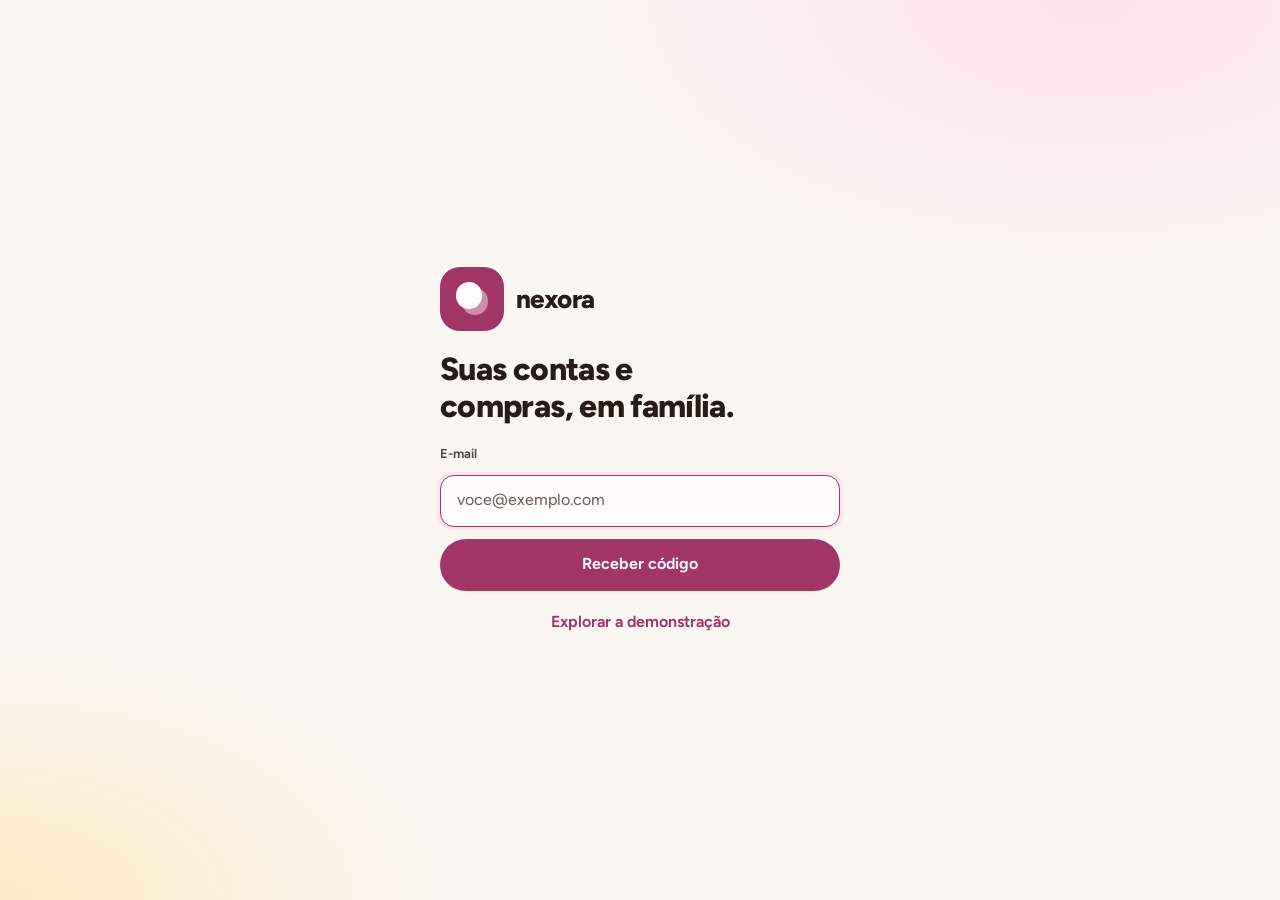
<file: index.html>
<!doctype html>
<html lang="pt-BR">
<head>
  <meta charset="utf-8">
  <meta name="viewport" content="width=device-width, initial-scale=1, viewport-fit=cover">
  <meta name="theme-color" content="#f8f4ef">
  <meta name="color-scheme" content="light dark">
  <title>Nexora</title>
  <meta name="description" content="Finanças da casa e compras em família.">
  <link rel="manifest" href="manifest.webmanifest">
  <link rel="icon" href="icons/icon.svg" type="image/svg+xml">
  <link rel="apple-touch-icon" href="icons/icon-192.png">
  <meta name="apple-mobile-web-app-capable" content="yes">
  <meta name="mobile-web-app-capable" content="yes">
  <meta name="apple-mobile-web-app-title" content="Nexora">
  <link rel="preconnect" href="https://fonts.googleapis.com">
  <link rel="preconnect" href="https://fonts.gstatic.com" crossorigin>
  <link rel="stylesheet" href="https://fonts.googleapis.com/css2?family=Figtree:wght@400;500;600;700;800&display=swap">
  <link rel="stylesheet" href="css/tokens.css">
  <link rel="stylesheet" href="css/base.css">
  <link rel="stylesheet" href="css/components.css">
  <link rel="stylesheet" href="css/telas.css">
  <script>(function(){try{var t=JSON.parse(localStorage.getItem('nx.tema')||'"auto"');var d=t==='escuro'||(t==='auto'&&matchMedia('(prefers-color-scheme: dark)').matches);document.documentElement.dataset.theme=d?'dark':'light';}catch(e){document.documentElement.dataset.theme='light';}})();</script>
  <script src="config.js"></script>
  <script type="module" src="js/app.js"></script>
</head>
<body>
  <a class="skip" href="#view">Pular para o conteúdo</a>
  <div id="root">
  <div id="auth" class="auth" hidden></div>
  <div id="app" class="app" hidden>
    <aside class="side" aria-label="Navegação principal">
      <div class="side-brand"><span class="logo" aria-hidden="true"><span class="logo-dot"></span></span><span class="side-name">nexora</span></div>
      <div id="side-space"></div>
      <nav id="side-nav" class="side-nav"></nav>
      <div id="side-foot" class="side-foot"></div>
    </aside>
    <div class="main">
      <header class="top" id="top">
        <button class="icon-btn top-back" id="top-back" type="button" aria-label="Voltar" hidden></button>
        <div class="top-titles"><h1 class="top-title" id="top-title">Nexora</h1><p class="top-sub" id="top-sub" hidden></p></div>
        <div class="top-actions" id="top-actions"></div>
        <div id="top-space"></div>
      </header>
      <div id="net" class="net" role="status" hidden></div>
      <div id="ptr" class="ptr" aria-hidden="true"><span class="ptr-spin"></span></div>
      <main id="view" class="view" tabindex="-1"></main>
    </div>
    <nav class="tabs" id="tabs" aria-label="Navegação"></nav>
    <button class="fab" id="fab" type="button" hidden></button>
  </div>
  </div>
  <div id="boot" class="boot" aria-busy="true" aria-label="Carregando">
    <span class="logo logo--lg" aria-hidden="true"><span class="logo-dot"></span></span>
  </div>
  <noscript><p class="noscript">Ative o JavaScript para usar o Nexora.</p></noscript>
  <div id="sheets"></div>
  <div id="toasts" class="toasts" aria-live="polite"></div>
</body>
</html>
</file>
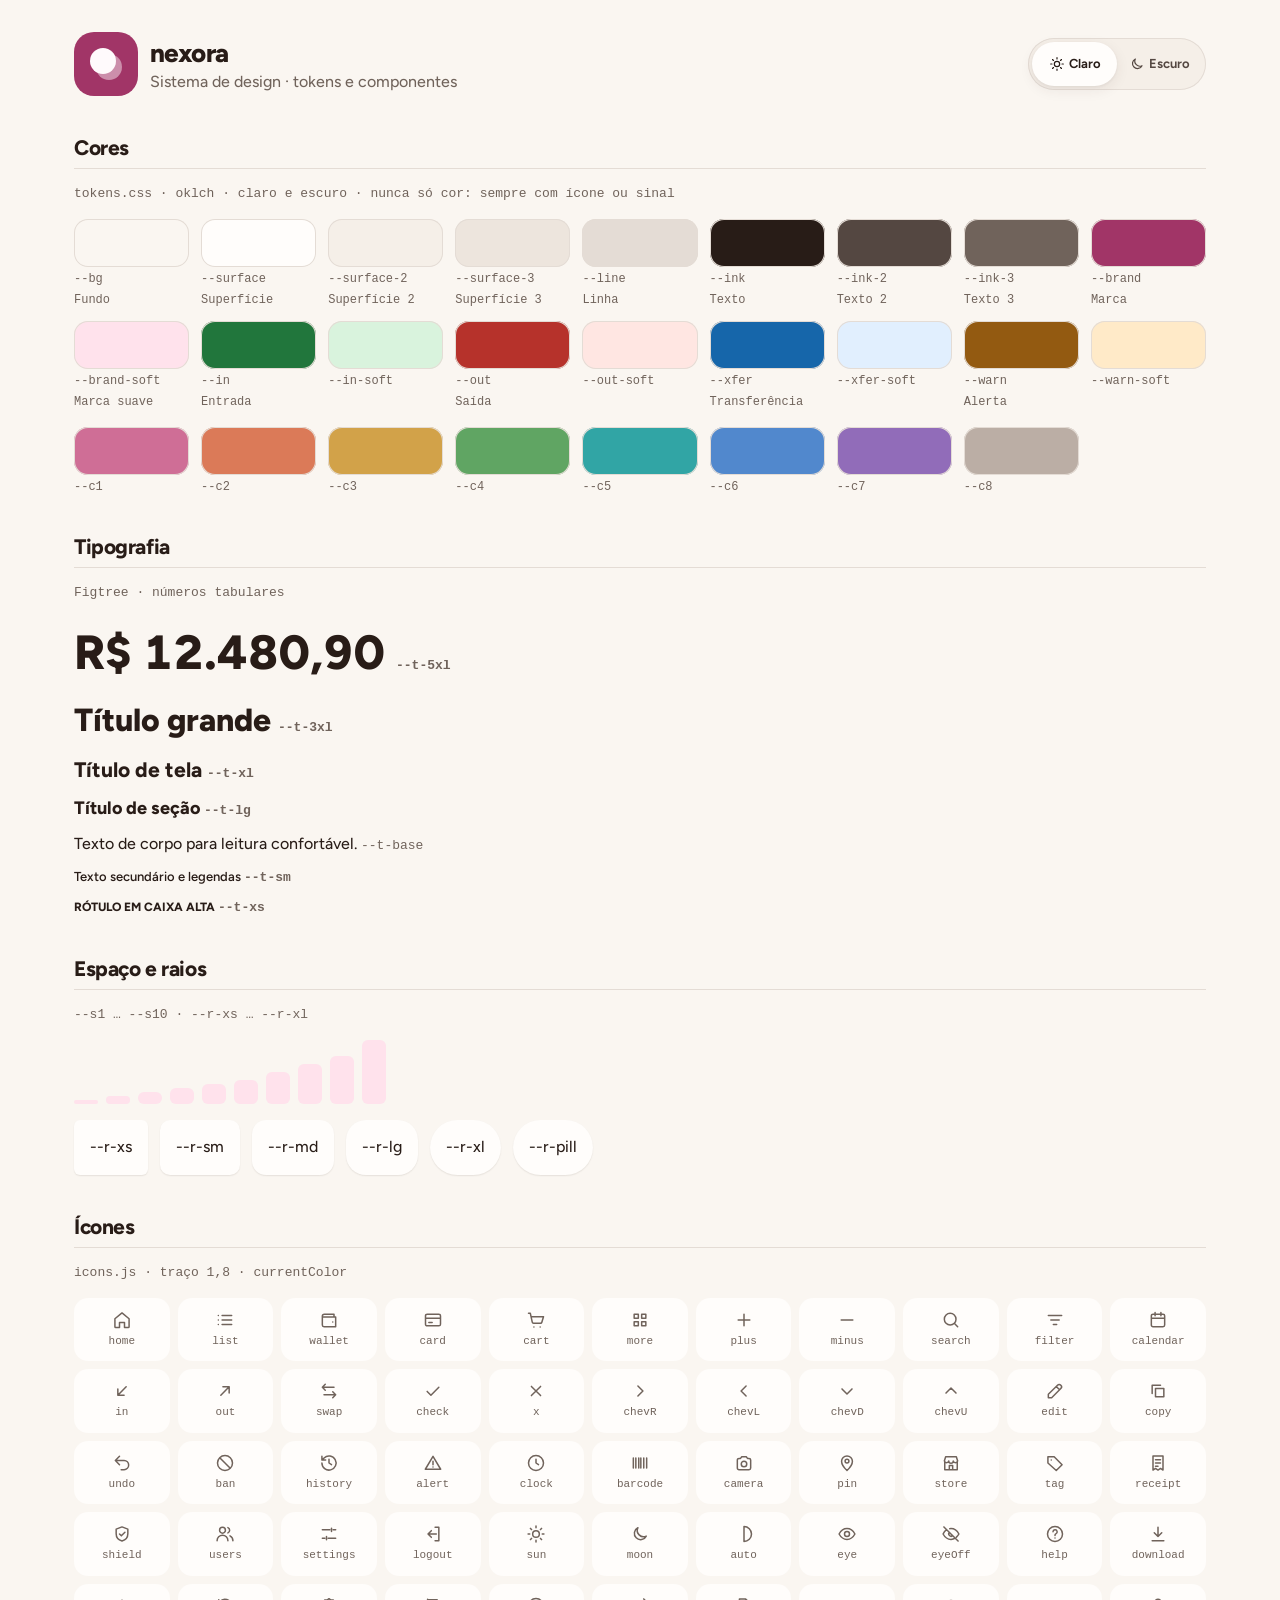
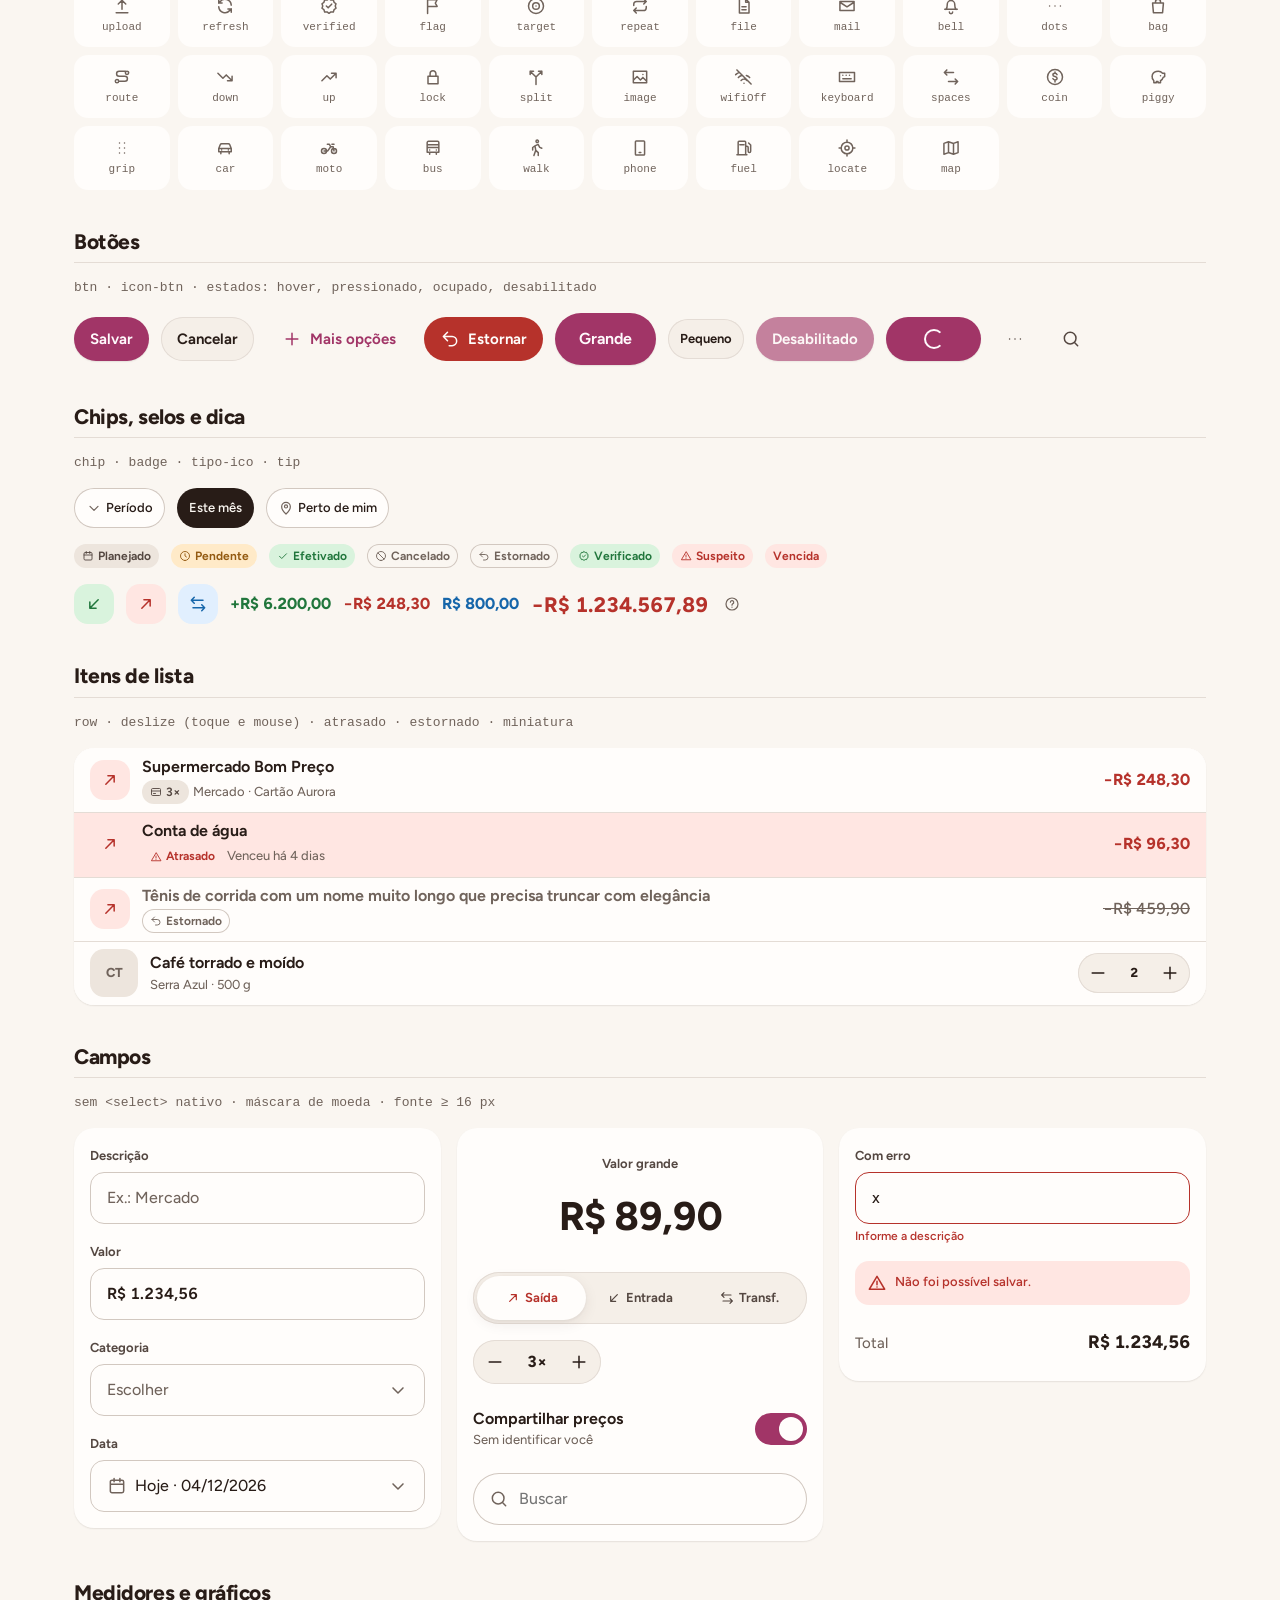
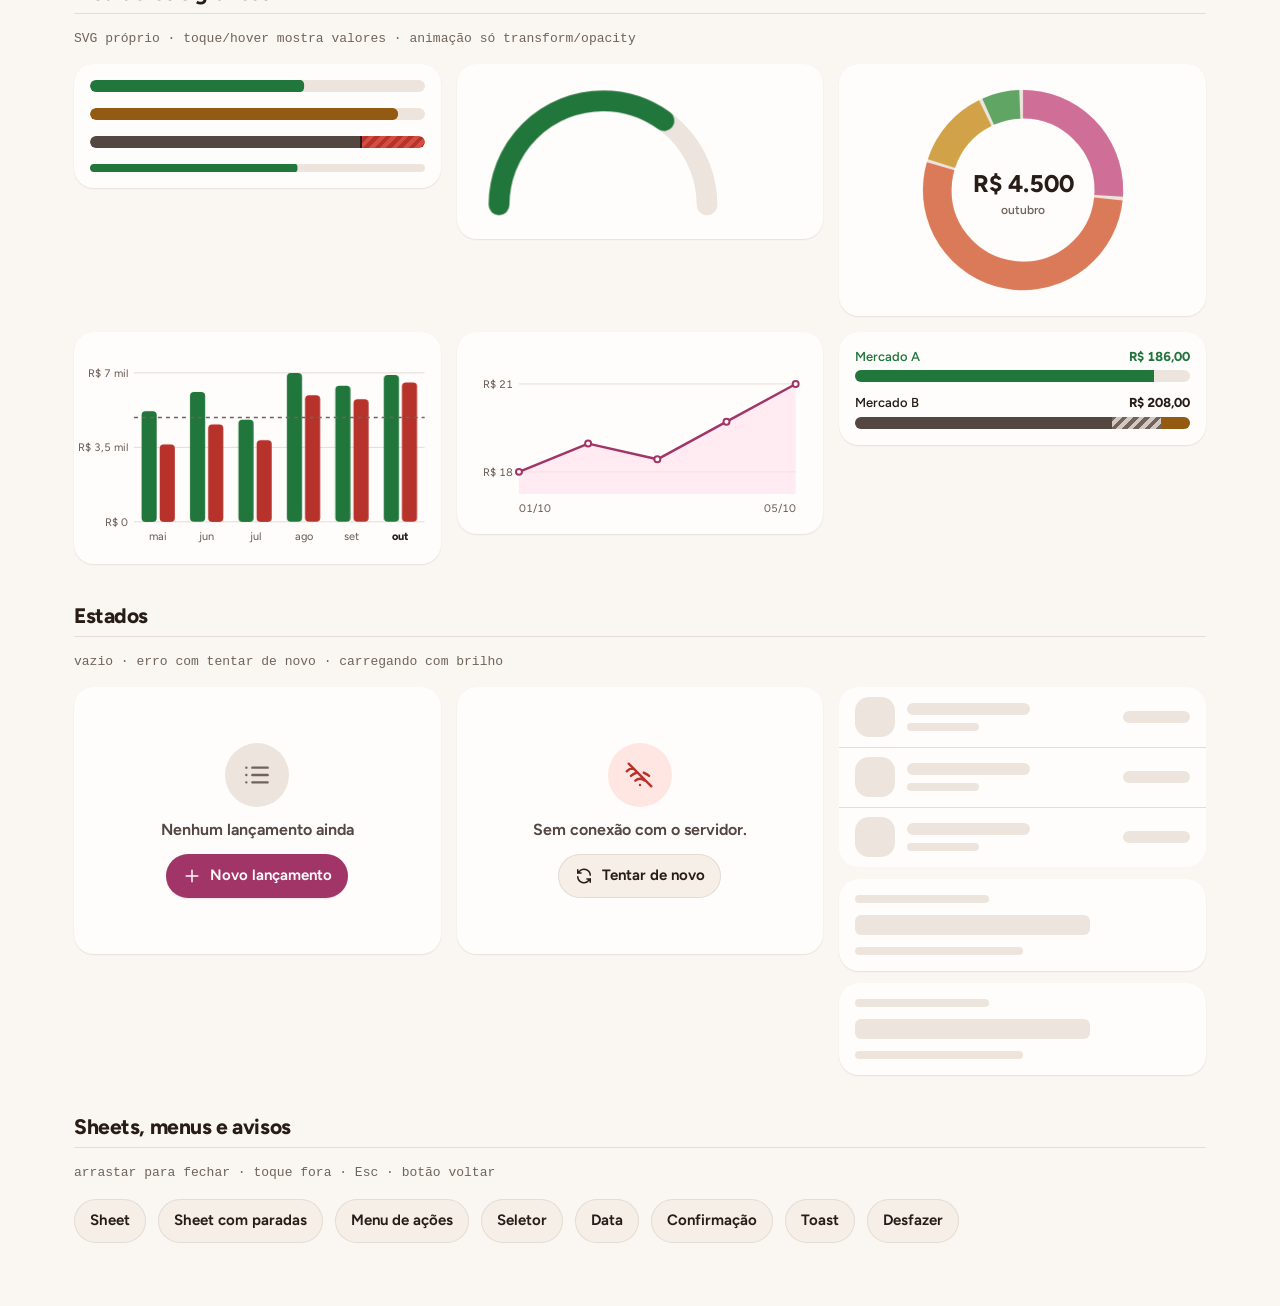
<file: design-system.html>
<!doctype html>
<html lang="pt-BR">
<head>
<meta charset="utf-8"><meta name="viewport" content="width=device-width, initial-scale=1, viewport-fit=cover">
<title>Nexora · Sistema de design</title>
<link rel="stylesheet" href="https://fonts.googleapis.com/css2?family=Figtree:wght@400;500;600;700;800&display=swap">
<link rel="stylesheet" href="css/tokens.css"><link rel="stylesheet" href="css/base.css"><link rel="stylesheet" href="css/components.css"><link rel="stylesheet" href="css/telas.css">
<script>document.documentElement.dataset.theme=matchMedia('(prefers-color-scheme: dark)').matches?'dark':'light'</script>
<style>
.ds{max-width:var(--content-max);margin:0 auto;padding:var(--s7) var(--gutter) var(--s10);display:flex;flex-direction:column;gap:var(--s8)}
.ds-head{display:flex;flex-wrap:wrap;gap:var(--s4);align-items:center;justify-content:space-between}
.ds-sec{display:flex;flex-direction:column;gap:var(--s4)}
.ds-h{font-size:var(--t-xl);font-weight:var(--w-b);padding-bottom:var(--s2);border-bottom:var(--bw) solid var(--line)}
.ds-sub{font-size:var(--t-sm);color:var(--ink-3);font-family:var(--font-mono)}
.ds-row{display:flex;flex-wrap:wrap;gap:var(--s3);align-items:center}
.ds-grid{display:grid;grid-template-columns:repeat(auto-fill,minmax(min(100%,280px),1fr));gap:var(--s4);align-items:start}
.ds-sw{display:flex;flex-direction:column;gap:var(--s1);font-size:var(--t-xs);color:var(--ink-3);font-family:var(--font-mono)}
.ds-sw i{height:var(--s9);border-radius:var(--r-md);background:var(--c);box-shadow:inset 0 0 0 var(--bw) var(--line)}
.ds-sws{display:grid;grid-template-columns:repeat(auto-fill,minmax(110px,1fr));gap:var(--s3)}
.ds-ico{display:grid;grid-template-columns:repeat(auto-fill,minmax(88px,1fr));gap:var(--s2)}
.ds-ico div{display:flex;flex-direction:column;align-items:center;gap:var(--s1);padding:var(--s3) var(--s1);border-radius:var(--r-md);background:var(--surface);font-size:var(--t-2xs);color:var(--ink-3);font-family:var(--font-mono)}
.ds-type>*{margin:0}
.ds-sp{display:flex;align-items:flex-end;gap:var(--s2)}
.ds-sp i{display:block;width:var(--s6);background:var(--brand-soft);border-radius:var(--r-xs);height:var(--h)}
</style>
</head>
<body>
<main class="ds" id="ds">
  <header class="ds-head"><div class="auth-brand"><span class="logo logo--lg"><span class="logo-dot"></span></span><div><span class="auth-name">nexora</span><p class="muted">Sistema de design · tokens e componentes</p></div></div><div id="theme"></div></header>
</main>
<div id="sheets"></div><div id="toasts" class="toasts" aria-live="polite"></div>
<script src="config.js"></script>
<script type="module">
import { h, money } from './js/util.js';
import { icon, ICONES } from './js/icons.js';
import * as C from './js/ui/components.js';
import { donut, monthBars, gauge, line, hbars, PALETA } from './js/ui/charts.js';
import { openSheet, openMenu, pick, pickDate, confirmSheet } from './js/ui/sheet.js';
import { toast, undoable } from './js/ui/toast.js';
import { swipeable } from './js/ui/gestures.js';
const ds = document.getElementById('ds');
const sec = (title, sub, ...kids) => ds.append(h('section', { class: 'ds-sec' }, h('h2', { class: 'ds-h' }, title), sub ? h('p', { class: 'ds-sub' }, sub) : null, ...kids));
document.getElementById('theme').append(C.segmented([{ value: 'light', label: 'Claro', icon: 'sun' }, { value: 'dark', label: 'Escuro', icon: 'moon' }], { value: document.documentElement.dataset.theme, aria: 'Tema', onChange: (v) => { document.documentElement.dataset.theme = v; } }));

const cores = [['bg','Fundo'],['surface','Superfície'],['surface-2','Superfície 2'],['surface-3','Superfície 3'],['line','Linha'],['ink','Texto'],['ink-2','Texto 2'],['ink-3','Texto 3'],['brand','Marca'],['brand-soft','Marca suave'],['in','Entrada'],['in-soft',''],['out','Saída'],['out-soft',''],['xfer','Transferência'],['xfer-soft',''],['warn','Alerta'],['warn-soft','']];
sec('Cores', 'tokens.css · oklch · claro e escuro · nunca só cor: sempre com ícone ou sinal',
  h('div', { class: 'ds-sws' }, cores.map(([n, l]) => h('div', { class: 'ds-sw' }, h('i', { style: { '--c': `var(--${n})` } }), '--' + n, l ? h('span', {}, l) : null))),
  h('div', { class: 'ds-sws' }, PALETA.map((c, i) => h('div', { class: 'ds-sw' }, h('i', { style: { '--c': c } }), '--c' + (i + 1)))));
sec('Tipografia', 'Figtree · números tabulares',
  h('div', { class: 'ds-type sec' }, ...[['--t-5xl', 'R$ 12.480,90', 'x'], ['--t-3xl', 'Título grande', 'x'], ['--t-xl', 'Título de tela', 'b'], ['--t-lg', 'Título de seção', 'b'], ['--t-base', 'Texto de corpo para leitura confortável.', 'r'], ['--t-sm', 'Texto secundário e legendas', 'm'], ['--t-xs', 'RÓTULO EM CAIXA ALTA', 'b']].map(([t, txt, w]) => h('p', { class: 'num', style: { 'font-size': `var(${t})`, 'font-weight': `var(--w-${w})` } }, txt, ' ', h('span', { class: 'ds-sub' }, t)))));
sec('Espaço e raios', '--s1 … --s10 · --r-xs … --r-xl', h('div', { class: 'ds-sp' }, [1,2,3,4,5,6,7,8,9,10].map((n) => h('i', { style: { '--h': `var(--s${n})` }, title: '--s' + n }))),
  h('div', { class: 'ds-row' }, ['xs','sm','md','lg','xl','pill'].map((r) => h('div', { class: 'card', style: { 'border-radius': `var(--r-${r})` } }, '--r-' + r))));
sec('Ícones', 'icons.js · traço 1,8 · currentColor', h('div', { class: 'ds-ico' }, ICONES.map((n) => h('div', {}, icon(n), n))));
sec('Botões', 'btn · icon-btn · estados: hover, pressionado, ocupado, desabilitado',
  h('div', { class: 'ds-row' }, C.btn('Salvar'), C.btn('Cancelar', { kind: 'secondary' }), C.btn('Mais opções', { kind: 'ghost', icon: 'plus' }), C.btn('Estornar', { kind: 'danger', icon: 'undo' }), C.btn('Grande', { size: 'lg' }), C.btn('Pequeno', { size: 'sm', kind: 'secondary' }), C.btn('Desabilitado', { disabled: true }),
    (() => { const b = C.btn('Enviando'); b.setAttribute('aria-busy', 'true'); return b; })(), C.iconBtn('dots', 'Opções'), C.iconBtn('search', 'Buscar')));
sec('Chips, selos e dica', 'chip · badge · tipo-ico · tip',
  h('div', { class: 'ds-row' }, C.chip('Período', { ic: 'chevD' }), C.chip('Este mês', { selected: true }), C.chip('Perto de mim', { ic: 'pin' })),
  h('div', { class: 'ds-row' }, ...Object.values(C.STATUS).map((s) => C.badge(s.label, s.tone, s.icon)), C.badge('Verificado', 'in', 'verified'), C.badge('Suspeito', 'out', 'alert'), C.badge('Vencida', 'out')),
  h('div', { class: 'ds-row' }, C.tipoIcon('ENTRADA'), C.tipoIcon('SAIDA'), C.tipoIcon('TRANSFERENCIA'), C.amount(6200, { tipo: 'ENTRADA' }), C.amount(248.3, { tipo: 'SAIDA' }), C.amount(800, { tipo: 'TRANSFERENCIA' }), C.amount(-1234567.89, { sign: true, cls: 'is-xl' }), C.tip('Dica curta: o único padrão de ajuda do app.')));
const rows = h('div', { class: 'list' },
  swipeable(C.row({ lead: C.tipoIcon('SAIDA'), title: 'Supermercado Bom Preço', sub: 'Mercado · Cartão Aurora', badges: [C.badge('3×', 'neutral', 'card')], trail: C.amount(248.3, { tipo: 'SAIDA' }), onClick: () => toast('Toque abre as opções') }), { right: { label: 'Duplicar', icon: 'copy', tone: 'xfer', run: () => toast('Duplicar') }, left: { label: 'Estornar', icon: 'undo', tone: 'out', run: () => toast('Estornar') } }),
  C.row({ cls: 'is-late', lead: C.tipoIcon('SAIDA'), title: 'Conta de água', badges: [C.badge('Atrasado', 'out', 'alert')], sub: 'Venceu há 4 dias', trail: C.amount(96.3, { tipo: 'SAIDA' }) }),
  C.row({ cls: 'is-dead', lead: C.tipoIcon('SAIDA'), title: 'Tênis de corrida com um nome muito longo que precisa truncar com elegância', badges: [C.statusBadge('ESTORNADO')], trail: C.amount(459.9, { tipo: 'SAIDA', strike: true }) }),
  C.row({ lead: C.thumb({ nome: 'Café torrado' }), title: 'Café torrado e moído', sub: 'Serra Azul · 500 g', trail: C.stepper({ value: 2, small: true }) }));
sec('Itens de lista', 'row · deslize (toque e mouse) · atrasado · estornado · miniatura', rows);
const st = h('div', { class: 'ds-grid' },
  C.card('sec-card', C.textField('Descrição', { placeholder: 'Ex.: Mercado' }), C.moneyField('Valor', { value: 1234.56 }), C.pickField('Categoria', { items: [{ value: 1, label: 'Mercado', icon: 'tag' }, { value: 2, label: 'Restaurantes', icon: 'tag' }], placeholder: 'Escolher' }), C.dateField('Data')),
  C.card('sec-card', C.moneyField('Valor grande', { big: true, value: 89.9 }), C.segmented([{ value: 'SAIDA', label: 'Saída', icon: 'out', tone: 'out' }, { value: 'ENTRADA', label: 'Entrada', icon: 'in', tone: 'in' }, { value: 'TRANSFERENCIA', label: 'Transf.', icon: 'swap', tone: 'xfer' }], { value: 'SAIDA', cls: 'seg--tipo', aria: 'Tipo' }),
    C.stepper({ value: 3, format: (v) => v + '×' }), C.toggle('Compartilhar preços', { checked: true, sub: 'Sem identificar você' }), C.searchBox({ placeholder: 'Buscar', onSearch: () => {} })),
  C.card('sec-card', (() => { const f = C.textField('Com erro', { value: 'x' }); f.setError('Informe a descrição'); return f; })(), (() => { const e = C.formError(); e.show('Não foi possível salvar.'); return e; })(), C.kv('Total', money(1234.56), 'is-total')));
sec('Campos', 'sem <select> nativo · máscara de moeda · fonte ≥ 16 px', st);
sec('Medidores e gráficos', 'SVG próprio · toque/hover mostra valores · animação só transform/opacity',
  h('div', { class: 'ds-grid' },
    C.card('sec-card', C.progress(1000, 640), C.progress(1000, 920), C.progress(1000, 1240), h('div', { class: 'ccard-limit' }, h('div', { class: 'meter-line', style: { '--p': '.62' } }))),
    C.card('sec-card', gauge({ limite: 6000, usado: 4200 })),
    C.card('sec-card', donut([{ label: 'Mercado', value: 1200 }, { label: 'Moradia', value: 2400 }, { label: 'Transporte', value: 600 }, { label: 'Lazer', value: 300 }].map((d, i) => ({ ...d, color: PALETA[i] })), { center: 'R$ 4.500', centerSub: 'outubro' })),
    C.card('sec-card', monthBars([5200, 6100, 4800, 7000, 6400, 6900].map((r, i) => ({ receitas: r, despesas: r * (0.7 + i * 0.05), resultado: r * 0.2 })), { media: 4900, labels: ['mai', 'jun', 'jul', 'ago', 'set', 'out'] })),
    C.card('sec-card', line([18, 18.9, 18.4, 19.6, 20.8].map((y, i) => ({ y, label: `0${i + 1}/10` })))),
    C.card('sec-card', hbars([{ label: 'Mercado A', best: true, parts: [{ label: 'Compras', value: 180 }, { label: 'Deslocamento', value: 6, cls: 'is-desl' }] }, { label: 'Mercado B', parts: [{ label: 'Compras', value: 160 }, { label: 'Estimado', value: 30, cls: 'is-est' }, { label: 'Deslocamento', value: 18, cls: 'is-desl' }] }]))));
sec('Estados', 'vazio · erro com tentar de novo · carregando com brilho',
  h('div', { class: 'ds-grid' }, C.card('', C.empty({ ic: 'list', title: 'Nenhum lançamento ainda', action: C.btn('Novo lançamento', { icon: 'plus' }) })), C.card('', C.errorState('Sem conexão com o servidor.', () => toast('Tentando de novo'))), h('div', { class: 'sec' }, C.skelRows(3), C.skelCards(2))));
sec('Sheets, menus e avisos', 'arrastar para fechar · toque fora · Esc · botão voltar',
  h('div', { class: 'ds-row' },
    C.btn('Sheet', { kind: 'secondary', onClick: () => openSheet({ title: 'Sheet', content: h('p', {}, 'Arraste para baixo para fechar.'), footer: C.btn('Ok', { full: true }) }) }),
    C.btn('Sheet com paradas', { kind: 'secondary', onClick: () => openSheet({ title: 'Detalhe', snap: true, size: 'full', content: C.skelRows(12) }) }),
    C.btn('Menu de ações', { kind: 'secondary', onClick: () => openMenu({ title: 'Supermercado', items: [{ icon: 'check', label: 'Efetivar' }, { icon: 'edit', label: 'Editar' }, { icon: 'history', label: 'Histórico' }, { icon: 'undo', label: 'Estornar', tone: 'out' }] }) }),
    C.btn('Seletor', { kind: 'secondary', onClick: () => pick({ title: 'Categoria', items: Array.from({ length: 14 }, (_, i) => ({ value: i, label: 'Categoria ' + (i + 1), group: i < 7 ? 'Despesas' : 'Receitas', icon: 'tag' })) }) }),
    C.btn('Data', { kind: 'secondary', onClick: () => pickDate({}) }),
    C.btn('Confirmação', { kind: 'secondary', onClick: () => confirmSheet({ title: 'Pagar R$ 789,82?', confirm: 'Pagar' }) }),
    C.btn('Toast', { kind: 'secondary', onClick: () => toast('Lançamento salvo.', { tone: 'success' }) }),
    C.btn('Desfazer', { kind: 'secondary', onClick: () => undoable('Será cancelado', async () => toast('Cancelado.')) })));
</script>
</body></html>
</file>
<file: css/tokens.css>
/* Nexora — tokens de design. Todo valor visual do app vem daqui. */
:root {
  /* tipografia */
  --font: "Figtree", ui-sans-serif, system-ui, -apple-system, "Segoe UI", Roboto, sans-serif;
  --font-mono: ui-monospace, "SF Mono", Menlo, Consolas, monospace;
  --t-2xs: 0.6875rem; --t-xs: 0.75rem; --t-sm: 0.8125rem; --t-md: 0.9375rem; --t-base: 1rem; --t-lg: 1.125rem;
  --t-xl: 1.3125rem; --t-2xl: 1.625rem; --t-3xl: 2rem; --t-4xl: 2.5rem; --t-5xl: 3rem;
  --w-r: 450; --w-m: 550; --w-s: 650; --w-b: 750; --w-x: 800;
  --lh-tight: 1.15; --lh: 1.4; --lh-loose: 1.55;
  --track-tight: -0.02em; --track-wide: 0.06em;

  /* espaço */
  --s0: 2px; --s1: 4px; --s2: 8px; --s3: 12px; --s4: 16px; --s5: 20px; --s6: 24px; --s7: 32px; --s8: 40px; --s9: 48px; --s10: 64px;
  --gutter: var(--s4);
  --bw: 1px; --bw-2: 2px; --focus-w: 3px;

  /* raios */
  --r-xs: 6px; --r-sm: 10px; --r-md: 14px; --r-lg: 20px; --r-xl: 28px; --r-pill: 999px;

  /* medidas */
  --tap: 44px; --tap-lg: 52px; --ico: 20px; --ico-sm: 16px; --ico-lg: 24px;
  --top-h: 56px; --tabbar-h: 62px; --side-w: 252px; --rail-w: 80px; --content-max: 1180px; --sheet-max: 640px; --form-max: 560px;
  --avatar: 36px; --thumb: 48px; --thumb-lg: 96px; --fab: 58px;
  --safe-t: env(safe-area-inset-top, 0px); --safe-b: env(safe-area-inset-bottom, 0px);
  --safe-l: env(safe-area-inset-left, 0px); --safe-r: env(safe-area-inset-right, 0px);

  /* movimento */
  --d-1: 120ms; --d-2: 200ms; --d-3: 320ms; --d-4: 480ms; --d-5: 900ms;
  --ease: cubic-bezier(.2, .8, .2, 1); --ease-out: cubic-bezier(.16, 1, .3, 1); --ease-spring: cubic-bezier(.34, 1.45, .64, 1); --ease-in: cubic-bezier(.5, 0, .75, 0);
  --lift: translateY(10px); --press: scale(.97);

  /* camadas */
  --z-top: 20; --z-nav: 30; --z-fab: 35; --z-ptr: 25; --z-sheet: 50; --z-toast: 70; --z-tip: 80;

  /* opacidades */
  --o-dim: .38; --o-muted: .6; --o-scrim: .48;

  /* cores — tema claro (quente, papel) */
  --bg: oklch(0.975 0.008 70);
  --surface: oklch(0.995 0.004 70);
  --surface-2: oklch(0.955 0.011 68);
  --surface-3: oklch(0.925 0.014 66);
  --line: oklch(0.9 0.013 65);
  --line-2: oklch(0.84 0.016 62);
  --ink: oklch(0.24 0.02 45);
  --ink-2: oklch(0.41 0.02 50);
  --ink-3: oklch(0.51 0.02 55);
  --scrim: oklch(0.2 0.02 45);
  --brand: oklch(0.5 0.15 355);
  --brand-strong: oklch(0.43 0.15 355);
  --brand-ink: oklch(0.99 0.005 355);
  --brand-soft: oklch(0.94 0.035 355);
  --in: oklch(0.5 0.12 150);       --in-soft: oklch(0.94 0.04 150);
  --out: oklch(0.52 0.17 28);      --out-soft: oklch(0.945 0.03 28);
  --xfer: oklch(0.5 0.13 250);     --xfer-soft: oklch(0.945 0.025 250);
  --warn: oklch(0.52 0.11 65);     --warn-soft: oklch(0.945 0.05 80);
  --focus: oklch(0.55 0.17 355);
  --c1: oklch(0.66 0.13 355); --c2: oklch(0.68 0.13 40); --c3: oklch(0.74 0.12 80); --c4: oklch(0.66 0.12 145);
  --c5: oklch(0.66 0.1 195); --c6: oklch(0.62 0.12 255); --c7: oklch(0.6 0.12 305); --c8: oklch(0.76 0.02 60);
  --card-1: oklch(0.36 0.06 355); --card-2: oklch(0.28 0.05 25);
  --sh-1: 0 1px 2px oklch(0.3 0.03 50 / .06), 0 1px 1px oklch(0.3 0.03 50 / .04);
  --sh-2: 0 4px 14px oklch(0.3 0.03 50 / .08), 0 1px 3px oklch(0.3 0.03 50 / .06);
  --sh-3: 0 -8px 40px oklch(0.25 0.03 50 / .16), 0 -1px 4px oklch(0.25 0.03 50 / .06);
  --sh-fab: 0 8px 22px oklch(0.45 0.15 355 / .35), 0 2px 6px oklch(0.3 0.03 50 / .15);
  --shimmer: oklch(1 0 0 / .65);
  color-scheme: light;
}
:root[data-theme="dark"] {
  --bg: oklch(0.2 0.012 50);
  --surface: oklch(0.235 0.013 50);
  --surface-2: oklch(0.27 0.014 50);
  --surface-3: oklch(0.31 0.015 50);
  --line: oklch(0.33 0.014 50);
  --line-2: oklch(0.41 0.016 50);
  --ink: oklch(0.95 0.01 70);
  --ink-2: oklch(0.82 0.012 65);
  --ink-3: oklch(0.72 0.014 60);
  --scrim: oklch(0.08 0.01 50);
  --brand: oklch(0.76 0.13 355);
  --brand-strong: oklch(0.82 0.11 355);
  --brand-ink: oklch(0.2 0.04 355);
  --brand-soft: oklch(0.32 0.06 355);
  --in: oklch(0.79 0.14 150);      --in-soft: oklch(0.3 0.05 150);
  --out: oklch(0.76 0.14 28);      --out-soft: oklch(0.31 0.06 28);
  --xfer: oklch(0.78 0.11 250);    --xfer-soft: oklch(0.3 0.05 250);
  --warn: oklch(0.83 0.12 80);     --warn-soft: oklch(0.32 0.05 80);
  --focus: oklch(0.8 0.13 355);
  --c1: oklch(0.72 0.13 355); --c2: oklch(0.74 0.12 40); --c3: oklch(0.8 0.11 85); --c4: oklch(0.74 0.12 145);
  --c5: oklch(0.74 0.09 195); --c6: oklch(0.72 0.11 255); --c7: oklch(0.7 0.11 305); --c8: oklch(0.6 0.02 60);
  --card-1: oklch(0.42 0.08 355); --card-2: oklch(0.3 0.05 25);
  --sh-1: 0 1px 2px oklch(0 0 0 / .3);
  --sh-2: 0 6px 18px oklch(0 0 0 / .35);
  --sh-3: 0 -8px 40px oklch(0 0 0 / .5);
  --sh-fab: 0 8px 22px oklch(0 0 0 / .45);
  --shimmer: oklch(1 0 0 / .07);
  color-scheme: dark;
}
@media (prefers-reduced-motion: reduce) {
  :root { --d-1: 0ms; --d-2: 0ms; --d-3: 0ms; --d-4: 0ms; --d-5: 0ms; --lift: none; --press: none; }
  *, *::before, *::after { animation-duration: 1ms !important; animation-iteration-count: 1 !important; scroll-behavior: auto !important; }
}
</file>
<file: css/base.css>
/* Base, shell e layout */
*, *::before, *::after { box-sizing: border-box; }
html { -webkit-text-size-adjust: 100%; text-size-adjust: 100%; height: 100%; }
body {
  margin: 0; min-height: 100dvh; background: var(--bg); color: var(--ink);
  font: var(--w-r) var(--t-base)/var(--lh) var(--font); -webkit-font-smoothing: antialiased;
  overflow-x: hidden; overscroll-behavior-y: contain; -webkit-tap-highlight-color: transparent;
}
h1, h2, h3, h4, p { margin: 0; }
h1, h2, h3 { font-weight: var(--w-b); letter-spacing: var(--track-tight); line-height: var(--lh-tight); text-wrap: balance; }
p { text-wrap: pretty; }
a { color: var(--brand); text-decoration: none; }
a:hover { color: var(--brand-strong); text-decoration: underline; text-underline-offset: var(--s0); }
button, input, textarea { font: inherit; color: inherit; }
button { cursor: pointer; background: none; border: 0; padding: 0; }
button:disabled { cursor: default; }
img { display: block; max-width: 100%; }
kbd { font: var(--w-s) var(--t-xs) var(--font-mono); padding: var(--s0) var(--s1); border: var(--bw) solid var(--line-2); border-bottom-width: var(--bw-2); border-radius: var(--r-xs); background: var(--surface); color: var(--ink-2); }
:focus-visible { outline: var(--focus-w) solid var(--focus); outline-offset: var(--s0); border-radius: var(--r-xs); }
::selection { background: var(--brand-soft); }
[hidden] { display: none !important; }
.num { font-variant-numeric: tabular-nums; font-feature-settings: "tnum"; white-space: nowrap; }
.truncate { overflow: hidden; text-overflow: ellipsis; white-space: nowrap; min-width: 0; }
.muted { color: var(--ink-3); }
.tone-in { color: var(--in); } .tone-out { color: var(--out); } .tone-xfer { color: var(--xfer); } .tone-warn { color: var(--warn); }
.skip { position: fixed; left: var(--s2); top: calc(var(--safe-t) + var(--s2)); z-index: var(--z-toast); background: var(--ink); color: var(--bg); padding: var(--s2) var(--s3); border-radius: var(--r-sm); transform: translateY(-200%); }
.skip:focus { transform: none; }
.noscript { padding: var(--s6); text-align: center; }

/* splash */
.boot { position: fixed; inset: 0; display: grid; place-items: center; background: var(--bg); z-index: var(--z-sheet); }
.boot .logo { animation: pulse var(--d-5) var(--ease) infinite alternate; }
@keyframes pulse { from { transform: scale(.92); opacity: .6; } to { transform: scale(1); opacity: 1; } }

/* marca */
.logo { width: var(--s7); height: var(--s7); border-radius: var(--r-sm); background: var(--brand); display: inline-grid; place-items: center; flex: none; }
.logo-dot { width: 42%; height: 42%; border-radius: 50%; background: var(--brand-ink); box-shadow: calc(var(--s1) * 1.5) calc(var(--s1) * 1.5) 0 0 oklch(from var(--brand-ink) l c h / .45); transform: translate(calc(var(--s1) * -0.75), calc(var(--s1) * -0.75)); }
.logo--lg { width: var(--s10); height: var(--s10); border-radius: var(--r-lg); }

/* shell */
.app { min-height: 100dvh; }
.main { min-width: 0; padding-bottom: calc(var(--tabbar-h) + var(--safe-b) + var(--s10)); }
.top {
  position: sticky; top: 0; z-index: var(--z-top); display: flex; align-items: center; gap: var(--s2);
  min-height: calc(var(--top-h) + var(--safe-t)); padding: var(--safe-t) calc(var(--gutter) + var(--safe-r)) 0 calc(var(--gutter) + var(--safe-l));
  background: oklch(from var(--bg) l c h / .86); backdrop-filter: saturate(1.4) blur(14px); -webkit-backdrop-filter: saturate(1.4) blur(14px);
  border-bottom: var(--bw) solid transparent; transition: border-color var(--d-2);
}
.top.has-back { padding-left: calc(var(--s2) + var(--safe-l)); }
.top-titles { flex: 1; min-width: 0; }
.top-title { font-size: var(--t-xl); font-weight: var(--w-x); overflow: hidden; text-overflow: ellipsis; white-space: nowrap; }
.top-sub { font-size: var(--t-sm); color: var(--ink-3); }
.top-actions { display: flex; gap: var(--s1); }
.view { padding: var(--s2) calc(var(--gutter) + var(--safe-r)) var(--s6) calc(var(--gutter) + var(--safe-l)); max-width: var(--content-max); margin: 0 auto; outline: none; opacity: 0; transform: var(--lift); transition: opacity var(--d-3) var(--ease-out), transform var(--d-3) var(--ease-out); }
.view.is-in { opacity: 1; transform: none; }
.view > * + * { margin-top: var(--s5); }
.side { display: none; }

/* barra inferior */
.tabs {
  position: fixed; left: 0; right: 0; bottom: 0; z-index: var(--z-nav); display: grid; grid-auto-flow: column; grid-auto-columns: 1fr;
  padding: 0 var(--safe-r) var(--safe-b) var(--safe-l); background: oklch(from var(--surface) l c h / .92);
  backdrop-filter: saturate(1.4) blur(16px); -webkit-backdrop-filter: saturate(1.4) blur(16px); border-top: var(--bw) solid var(--line);
}
.tab { display: flex; flex-direction: column; align-items: center; justify-content: center; gap: var(--s0); min-height: var(--tabbar-h); color: var(--ink-3); font-size: var(--t-2xs); font-weight: var(--w-s); text-decoration: none; position: relative; }
.tab:hover { color: var(--ink); text-decoration: none; }
.tab .ico { width: var(--ico-lg); height: var(--ico-lg); transition: transform var(--d-2) var(--ease-spring); }
.tab.is-active { color: var(--brand); }
.tab.is-active .ico { transform: translateY(calc(var(--s0) * -1)); }
.tab.is-active::before { content: ""; position: absolute; top: 0; width: var(--s6); height: var(--s1); border-radius: 0 0 var(--r-pill) var(--r-pill); background: var(--brand); }
.focus-mode .tabs, .focus-mode .fab { display: none; }
.focus-mode .main { padding-bottom: 0; }

/* FAB */
.fab {
  position: fixed; z-index: var(--z-fab); right: calc(var(--s4) + var(--safe-r)); bottom: calc(var(--tabbar-h) + var(--safe-b) + var(--s4));
  height: var(--fab); min-width: var(--fab); padding: 0 var(--s5); border-radius: var(--r-pill); background: var(--brand); color: var(--brand-ink);
  display: inline-flex; align-items: center; justify-content: center; gap: var(--s2); box-shadow: var(--sh-fab); font-weight: var(--w-b);
  transition: transform var(--d-2) var(--ease-spring);
}
.fab:active { transform: var(--press); }
.fab .ico { width: var(--ico-lg); height: var(--ico-lg); }
.fab-label { display: none; }
.has-sheet .fab { transform: scale(.8); opacity: 0; pointer-events: none; }

/* rede */
.net { position: sticky; top: calc(var(--top-h) + var(--safe-t)); z-index: var(--z-top); display: flex; align-items: center; justify-content: center; gap: var(--s2); padding: var(--s2) var(--s4); background: var(--warn-soft); color: var(--ink); font-size: var(--t-sm); font-weight: var(--w-m); }

/* puxar para atualizar */
.ptr { position: fixed; top: calc(var(--top-h) + var(--safe-t)); left: 50%; z-index: var(--z-ptr); width: var(--s8); height: var(--s8); margin-left: calc(var(--s8) / -2); border-radius: 50%; background: var(--surface); box-shadow: var(--sh-2); display: grid; place-items: center; transform: translateY(calc(var(--pull, 0px) - var(--s9))) rotate(calc(var(--pull, 0px) * 4)); opacity: 0; pointer-events: none; transition: transform var(--d-3) var(--ease-out), opacity var(--d-2); }
.ptr.is-pulling { transition: none; opacity: 1; }
.ptr.is-busy { opacity: 1; }
.ptr-spin { width: var(--s5); height: var(--s5); border-radius: 50%; border: var(--bw-2) solid var(--line-2); border-top-color: var(--brand); }
.ptr.is-armed .ptr-spin { border-color: var(--brand); }
.ptr.is-busy .ptr-spin { animation: spin var(--d-5) linear infinite; }
@keyframes spin { to { transform: rotate(360deg); } }

/* espaço */
.space-btn { display: flex; align-items: center; gap: var(--s2); min-height: var(--tap); padding: var(--s1); border-radius: var(--r-md); text-align: left; }
.space-btn:hover { background: var(--surface-2); }
.space-txt { display: flex; flex-direction: column; min-width: 0; flex: 1; }
.space-name { font-weight: var(--w-s); overflow: hidden; text-overflow: ellipsis; white-space: nowrap; }
.space-role { font-size: var(--t-xs); color: var(--ink-3); }
.avatar { width: var(--avatar); height: var(--avatar); border-radius: 50%; display: inline-grid; place-items: center; flex: none; background: var(--brand-soft); color: var(--brand-strong); font-size: var(--t-sm); font-weight: var(--w-b); }
.avatar--space { border-radius: var(--r-sm); background: var(--surface-3); color: var(--ink); }

/* acesso */
.auth { min-height: 100dvh; display: grid; place-items: center; padding: calc(var(--safe-t) + var(--s6)) var(--s5) calc(var(--safe-b) + var(--s6)); position: relative; overflow: hidden; }
.auth-bg { position: absolute; inset: 0; background: radial-gradient(60% 45% at 85% 0%, var(--brand-soft), transparent 70%), radial-gradient(50% 40% at 0% 100%, var(--warn-soft), transparent 70%); pointer-events: none; }
.auth-card { position: relative; width: 100%; max-width: 400px; display: flex; flex-direction: column; gap: var(--s5); }
.auth-brand { display: flex; align-items: center; gap: var(--s3); }
.auth-name { font-size: var(--t-2xl); font-weight: var(--w-x); letter-spacing: var(--track-tight); }
.auth-title { font-size: var(--t-3xl); font-weight: var(--w-x); }
.auth-sub { color: var(--ink-2); margin-top: calc(var(--s3) * -1); }
.auth-form { display: flex; flex-direction: column; gap: var(--s3); }
.auth-row { display: flex; justify-content: space-between; gap: var(--s2); flex-wrap: wrap; }
.auth-link { align-self: center; font-weight: var(--w-s); }
.auth-demo { align-self: center; }
.otp { position: relative; display: block; cursor: text; }
.otp-input { position: absolute; inset: 0; opacity: 0; font-size: var(--t-base); width: 100%; caret-color: transparent; }
.otp-boxes { display: grid; grid-template-columns: repeat(6, 1fr); gap: var(--s2); }
.otp-box { aspect-ratio: 4/5; border-radius: var(--r-md); border: var(--bw-2) solid var(--line); background: var(--surface); display: grid; place-items: center; font-size: var(--t-3xl); font-weight: var(--w-b); font-variant-numeric: tabular-nums; transition: border-color var(--d-1), transform var(--d-2) var(--ease-spring); }
.otp-box.is-fill { border-color: var(--line-2); transform: scale(1.03); }
.otp-box.is-cur { border-color: var(--brand); box-shadow: 0 0 0 var(--focus-w) var(--brand-soft); }
.otp.is-busy .otp-box { opacity: var(--o-muted); }
.otp.is-shake { animation: shake var(--d-4) var(--ease); }
@keyframes shake { 20%, 60% { transform: translateX(calc(var(--s2) * -1)); } 40%, 80% { transform: translateX(var(--s2)); } }

/* desktop e tablet: navegação lateral */
@media (min-width: 768px) {
  :root { --gutter: var(--s6); }
  .tabs { display: none; }
  .app { display: grid; grid-template-columns: var(--rail-w) minmax(0, 1fr); }
  .main { padding-bottom: var(--s10); }
  .side { display: flex; flex-direction: column; gap: var(--s3); position: sticky; top: 0; align-self: start; height: 100dvh; padding: calc(var(--safe-t) + var(--s4)) var(--s3) var(--s4); border-right: var(--bw) solid var(--line); background: var(--surface); overflow-y: auto; }
  .side-brand { display: flex; align-items: center; gap: var(--s3); padding: var(--s1) var(--s2) var(--s2); }
  .side-name, .side-label, .side-kbd, .space-txt, .space-btn > .ico, .side-user-txt, .chip--demo span { display: none; }
  .side-nav { display: flex; flex-direction: column; gap: var(--s1); flex: 1; }
  .side-link { display: flex; align-items: center; gap: var(--s3); min-height: var(--tap); padding: 0 var(--s3); border-radius: var(--r-md); color: var(--ink-2); font-weight: var(--w-s); justify-content: center; }
  .side-link:hover { background: var(--surface-2); color: var(--ink); text-decoration: none; }
  .side-link.is-active { background: var(--brand-soft); color: var(--brand-strong); }
  .side-link .ico { width: var(--ico-lg); height: var(--ico-lg); }
  .side-foot { display: flex; flex-direction: column; gap: var(--s2); align-items: center; }
  .side-user { display: flex; align-items: center; gap: var(--s3); padding: var(--s1); border-radius: var(--r-md); color: var(--ink); min-width: 0; }
  .side-user:hover { background: var(--surface-2); text-decoration: none; }
  #top-space { display: none; }
  .fab { bottom: calc(var(--s6) + var(--safe-b)); right: var(--s6); }
  .fab-label { display: inline; }
  .ptr { display: none; }
}
@media (min-width: 1100px) {
  .app { grid-template-columns: var(--side-w) minmax(0, 1fr); }
  .side { padding-left: var(--s4); padding-right: var(--s4); }
  .side-name, .side-label, .space-txt, .space-btn > .ico, .side-user-txt, .chip--demo span { display: initial; }
  .space-txt, .side-user-txt { display: flex; flex-direction: column; min-width: 0; }
  .side-name { font-size: var(--t-xl); font-weight: var(--w-x); letter-spacing: var(--track-tight); }
  .side-link { justify-content: flex-start; }
  .side-label { flex: 1; white-space: nowrap; overflow: hidden; text-overflow: ellipsis; }
  .side-kbd { display: inline; opacity: 0; transition: opacity var(--d-2); }
  .side:hover .side-kbd { opacity: 1; }
  .side-foot { align-items: stretch; }
  .side-user-name { font-weight: var(--w-s); overflow: hidden; text-overflow: ellipsis; white-space: nowrap; }
  .side-user-mail { font-size: var(--t-xs); color: var(--ink-3); overflow: hidden; text-overflow: ellipsis; white-space: nowrap; }
  .top-title { font-size: var(--t-2xl); }
}
</file>
<file: css/components.css>
/* Componentes */
.ico { display: inline-grid; place-items: center; width: var(--ico); height: var(--ico); flex: none; }
.ico svg { width: 100%; height: 100%; }

/* botões */
.btn {
  display: inline-flex; align-items: center; justify-content: center; gap: var(--s2); min-height: var(--tap); padding: 0 var(--s4);
  border-radius: var(--r-pill); font-weight: var(--w-s); font-size: var(--t-md); white-space: nowrap; position: relative;
  transition: transform var(--d-1) var(--ease), background-color var(--d-2), box-shadow var(--d-2), opacity var(--d-2);
}
.btn:active:not(:disabled) { transform: var(--press); }
.btn:disabled { opacity: var(--o-muted); }
.btn--primary { background: var(--brand); color: var(--brand-ink); box-shadow: var(--sh-1); }
.btn--primary:hover:not(:disabled) { background: var(--brand-strong); }
.btn--secondary { background: var(--surface-2); color: var(--ink); box-shadow: inset 0 0 0 var(--bw) var(--line); }
.btn--secondary:hover:not(:disabled) { background: var(--surface-3); }
.btn--ghost { color: var(--brand); }
.btn--ghost:hover:not(:disabled) { background: var(--brand-soft); }
.btn--danger { background: var(--out); color: var(--surface); }
.btn--lg { min-height: var(--tap-lg); font-size: var(--t-base); padding: 0 var(--s6); }
.btn--sm { min-height: var(--s8); padding: 0 var(--s3); font-size: var(--t-sm); }
.btn--full { width: 100%; }
.btn--grow { flex: 1; }
.btn[aria-busy="true"] .btn-label, .btn[aria-busy="true"] .ico { opacity: 0; }
.btn[aria-busy="true"]::after { content: ""; position: absolute; width: var(--s5); height: var(--s5); border-radius: 50%; border: var(--bw-2) solid currentColor; border-right-color: transparent; animation: spin var(--d-5) linear infinite; }
.btn-row { display: flex; gap: var(--s2); width: 100%; }
.btn-row > .btn { flex: 1; }
.btn-row > .btn:last-child:has(.ico:only-child) { flex: none; width: var(--tap-lg); padding: 0; }
.btn-col { display: flex; flex-direction: column; gap: var(--s2); }
.icon-btn { width: var(--tap); height: var(--tap); display: inline-grid; place-items: center; border-radius: 50%; color: var(--ink-2); position: relative; flex: none; transition: background-color var(--d-1), transform var(--d-1); }
.icon-btn:hover { background: var(--surface-2); color: var(--ink); }
.icon-btn:active { transform: var(--press); }
.icon-btn:disabled { opacity: var(--o-dim); }
.dot-badge { position: absolute; top: var(--s2); right: var(--s2); width: var(--s2); height: var(--s2); border-radius: 50%; background: var(--out); }
.link { display: inline-flex; align-items: center; gap: var(--s0); font-size: var(--t-sm); font-weight: var(--w-s); min-height: var(--tap); }
.link .ico { width: var(--ico-sm); height: var(--ico-sm); }

/* chips e selos */
.chip { display: inline-flex; align-items: center; gap: var(--s1); min-height: var(--s8); padding: 0 var(--s3); border-radius: var(--r-pill); background: var(--surface); box-shadow: inset 0 0 0 var(--bw) var(--line-2); font-size: var(--t-sm); font-weight: var(--w-m); white-space: nowrap; color: var(--ink); flex: none; transition: background-color var(--d-1), box-shadow var(--d-1); }
.chip:hover { background: var(--surface-2); }
.chip .ico { width: var(--ico-sm); height: var(--ico-sm); color: var(--ink-3); }
.chip.is-sel { background: var(--ink); color: var(--bg); box-shadow: none; }
.chip.is-sel .ico { color: inherit; }
.chip-x { display: inline-grid; place-items: center; width: var(--s6); height: var(--s6); margin-right: calc(var(--s2) * -1); border-radius: 50%; }
.chip-x:hover { background: oklch(from var(--bg) l c h / .2); }
.chip--demo { box-shadow: inset 0 0 0 var(--bw) var(--xfer); color: var(--xfer); }
.chip-row { display: flex; gap: var(--s2); flex-wrap: wrap; align-items: center; }
.chip-row--scroll { flex-wrap: nowrap; overflow-x: auto; scrollbar-width: none; margin: 0 calc(var(--gutter) * -1); padding: var(--s1) var(--gutter); scroll-padding: var(--gutter); }
.chip-row--scroll::-webkit-scrollbar { display: none; }
.chip-sep { width: var(--bw); align-self: stretch; background: var(--line); flex: none; margin: var(--s1) var(--s1); }
.badge { display: inline-flex; align-items: center; gap: var(--s1); height: var(--s6); padding: 0 var(--s2); border-radius: var(--r-pill); font-size: var(--t-xs); font-weight: var(--w-s); white-space: nowrap; background: var(--surface-3); color: var(--ink-2); flex: none; }
.badge .ico { width: var(--s3); height: var(--s3); }
.badge.tone-in { background: var(--in-soft); color: var(--in); }
.badge.tone-out { background: var(--out-soft); color: var(--out); }
.badge.tone-xfer { background: var(--xfer-soft); color: var(--xfer); }
.badge.tone-warn { background: var(--warn-soft); color: var(--warn); }
.badge.tone-muted { background: transparent; box-shadow: inset 0 0 0 var(--bw) var(--line-2); color: var(--ink-3); }
.mini-ico { color: var(--ink-3); display: inline-flex; }
.mini-ico .ico { width: var(--ico-sm); height: var(--ico-sm); }

/* tipo e valor */
.tipo-ico { width: var(--s8); height: var(--s8); border-radius: var(--r-md); display: inline-grid; place-items: center; flex: none; background: var(--surface-3); color: var(--ink-2); }
.tipo-ico.tone-in { background: var(--in-soft); color: var(--in); }
.tipo-ico.tone-out { background: var(--out-soft); color: var(--out); }
.tipo-ico.tone-xfer { background: var(--xfer-soft); color: var(--xfer); }
.tipo-ico.tone-warn { background: var(--warn-soft); color: var(--warn); }
.tipo-ico.is-lg { width: var(--s9); height: var(--s9); }
.tipo-ico.is-xl { width: var(--s10); height: var(--s10); border-radius: var(--r-lg); }
.tipo-ico.is-xl .ico { width: var(--s7); height: var(--s7); }
.amount { font-weight: var(--w-b); font-variant-numeric: tabular-nums; white-space: nowrap; }
.amount.is-strike { text-decoration: line-through; color: var(--ink-3); font-weight: var(--w-m); }
.amount.is-xl { font-size: var(--t-xl); }
.amount.is-2xl { font-size: var(--t-3xl); letter-spacing: var(--track-tight); }
.is-private .money, .is-private .amount, .is-private .legend-v { filter: blur(8px); }

/* item de lista */
.list { display: flex; flex-direction: column; background: var(--surface); border-radius: var(--r-lg); box-shadow: var(--sh-1); overflow: hidden; }
.list--grouped, .list--flush { background: none; box-shadow: none; border-radius: 0; overflow: visible; }
.list--grouped { gap: var(--s4); }
.day { display: flex; flex-direction: column; background: var(--surface); border-radius: var(--r-lg); box-shadow: var(--sh-1); overflow: hidden; }
.day-h { font-size: var(--t-xs); font-weight: var(--w-b); text-transform: uppercase; letter-spacing: var(--track-wide); color: var(--ink-3); padding: var(--s3) var(--s4) var(--s1); }
.day-h.is-future { color: var(--xfer); }
.row { display: flex; align-items: center; gap: var(--s3); min-height: calc(var(--tap) + var(--s4)); padding: var(--s2) var(--s4); background: var(--surface); position: relative; text-align: left; width: 100%; }
.row + .row, .swipe + .swipe, .row + .swipe, .swipe + .row { box-shadow: inset 0 var(--bw) 0 var(--line); }
.list--flush .row { padding-left: 0; padding-right: 0; background: transparent; }
.list--flush .row.is-late { padding-left: var(--s3); padding-right: var(--s3); background: var(--out-soft); }
.list--flush .row.is-late:first-child { border-radius: var(--r-md) var(--r-md) 0 0; }
.row[role="button"] { cursor: pointer; user-select: none; -webkit-user-select: none; -webkit-touch-callout: none; transition: background-color var(--d-1); }
.row[role="button"]:hover { background: var(--surface-2); }
.row[role="button"]:active { background: var(--surface-3); }
.row.is-sel { background: var(--brand-soft); }
.row.is-sel .row-lead::after { content: ""; position: absolute; inset: 0; border-radius: var(--r-md); background: var(--brand) url("data:image/svg+xml,%3Csvg xmlns='http://www.w3.org/2000/svg' viewBox='0 0 24 24' fill='none' stroke='white' stroke-width='2.4' stroke-linecap='round' stroke-linejoin='round'%3E%3Cpath d='M5 12.5l4.5 4.5L19 7.5'/%3E%3C/svg%3E") center / 60% no-repeat; }
.row-lead { position: relative; flex: none; display: flex; }
.row-main { flex: 1; min-width: 0; display: flex; flex-direction: column; gap: var(--s0); }
.row-title { font-weight: var(--w-s); overflow: hidden; text-overflow: ellipsis; white-space: nowrap; }
.row-sub { display: flex; align-items: center; gap: var(--s1); font-size: var(--t-sm); color: var(--ink-3); min-width: 0; }
.row-subtext { overflow: hidden; text-overflow: ellipsis; white-space: nowrap; min-width: 0; }
.row-trail { text-align: right; flex: none; display: flex; flex-direction: column; align-items: flex-end; gap: var(--s0); }
.row-trailsub { font-size: var(--t-xs); color: var(--ink-3); }
.row.is-dead .row-title { color: var(--ink-3); }
.row.is-late { background: var(--out-soft); }
.row.is-late[role="button"]:hover { background: oklch(from var(--out-soft) calc(l - .02) c h); }
.list-count { font-size: var(--t-sm); color: var(--ink-3); margin-top: var(--s2) !important; }
.list-more { display: flex; flex-direction: column; gap: var(--s3); margin-top: var(--s3); }
.sentinel { height: var(--bw); }
.enter { animation: rise var(--d-3) var(--ease-out) both; }
@keyframes rise { from { opacity: 0; transform: var(--lift); } }

/* deslizar */
.swipe { position: relative; overflow: hidden; background: var(--surface); }
.swipe-content { transform: translateX(var(--dx, 0px)); transition: transform var(--d-3) var(--ease-out); z-index: 1; }
.swipe.is-drag .swipe-content { transition: none; }
.swipe-act { position: absolute; inset: 0; display: flex; align-items: center; gap: var(--s2); padding: 0 var(--s5); font-weight: var(--w-b); font-size: var(--t-sm); opacity: 0; transition: opacity var(--d-1); }
.swipe-act--l { justify-content: flex-start; } .swipe-act--r { justify-content: flex-end; }
.swipe[data-side="l"] .swipe-act--l, .swipe[data-side="r"] .swipe-act--r { opacity: 1; }
.swipe-act.tone-in { background: var(--in-soft); color: var(--in); }
.swipe-act.tone-out { background: var(--out-soft); color: var(--out); }
.swipe-act.tone-xfer { background: var(--xfer-soft); color: var(--xfer); }
.swipe-act .ico { transition: transform var(--d-2) var(--ease-spring); }
.swipe.is-armed .swipe-act .ico { transform: scale(1.3); }
.swipe.is-armed .swipe-act.tone-in { background: var(--in); color: var(--surface); }
.swipe.is-armed .swipe-act.tone-out { background: var(--out); color: var(--surface); }
.swipe.is-armed .swipe-act.tone-xfer { background: var(--xfer); color: var(--surface); }

/* cartões e seções */
.card { background: var(--surface); border-radius: var(--r-lg); box-shadow: var(--sh-1); padding: var(--s4); }
.sec { display: flex; flex-direction: column; gap: var(--s3); }
.sec-card { display: flex; flex-direction: column; gap: var(--s4); }
.sec-head { display: flex; align-items: center; justify-content: space-between; gap: var(--s3); min-height: var(--tap); flex-wrap: wrap; }
.sec-title { font-size: var(--t-lg); font-weight: var(--w-b); }
.sheet-body .sec-head { margin-top: var(--s2); }

/* estados */
.empty { display: flex; flex-direction: column; align-items: center; text-align: center; gap: var(--s3); padding: var(--s8) var(--s4); }
.empty-ico { width: var(--s10); height: var(--s10); border-radius: 50%; background: var(--surface-3); color: var(--ink-3); display: grid; place-items: center; }
.empty-ico .ico { width: var(--s7); height: var(--s7); }
.empty-title { font-weight: var(--w-s); color: var(--ink-2); max-width: 32ch; }
.empty.is-error .empty-ico { background: var(--out-soft); color: var(--out); }
.skel { display: block; background: var(--surface-3); border-radius: var(--r-xs); position: relative; overflow: hidden; }
.skel::after { content: ""; position: absolute; inset: 0; transform: translateX(-100%); background: linear-gradient(90deg, transparent, var(--shimmer), transparent); animation: shimmer 1.3s var(--ease) infinite; }
@keyframes shimmer { to { transform: translateX(100%); } }
.skel-line { height: var(--s3); } .skel-line.sm { height: var(--s2); } .skel-line.lg { height: var(--s5); } .skel-line.xl { height: var(--s8); }
.w-20 { width: 20%; } .w-30 { width: 30%; } .w-35 { width: 35%; } .w-40 { width: 40%; } .w-50 { width: 50%; } .w-60 { width: 60%; } .w-70 { width: 70%; } .w-80 { width: 80%; }
.skel-circle { width: var(--s8); height: var(--s8); border-radius: var(--r-md); }
.skel-circle.xl { width: 160px; height: 160px; border-radius: 50%; }
.skel-block { height: 200px; border-radius: var(--r-md); }
.skel-list { display: flex; flex-direction: column; background: var(--surface); border-radius: var(--r-lg); overflow: hidden; }
.skel-list .row-main { gap: var(--s2); }
.skel-cards { display: grid; gap: var(--s3); grid-template-columns: repeat(auto-fill, minmax(min(100%, 240px), 1fr)); }
.skel-cards .card { display: flex; flex-direction: column; gap: var(--s3); }
.form-err { display: flex; align-items: flex-start; gap: var(--s2); padding: var(--s3); border-radius: var(--r-md); background: var(--out-soft); color: var(--out); font-weight: var(--w-m); font-size: var(--t-sm); }

/* dica */
.tip { width: var(--s6); height: var(--s6); display: inline-grid; place-items: center; border-radius: 50%; color: var(--ink-3); flex: none; position: relative; }
.tip::before { content: ""; position: absolute; inset: calc(var(--s2) * -1); }
.tip .ico { width: var(--ico-sm); height: var(--ico-sm); }
.tip:hover, .tip[aria-expanded="true"] { color: var(--brand); }
.tip-pop { position: fixed; left: var(--x); top: var(--y); z-index: var(--z-tip); max-width: min(280px, calc(100vw - var(--s4))); padding: var(--s2) var(--s3); border-radius: var(--r-sm); background: var(--ink); color: var(--bg); font-size: var(--t-sm); line-height: var(--lh); box-shadow: var(--sh-2); animation: pop var(--d-2) var(--ease-out); }
@keyframes pop { from { opacity: 0; transform: scale(.95); } }

/* campos */
.field { display: flex; flex-direction: column; gap: var(--s1); min-width: 0; }
.field-top { display: flex; align-items: center; gap: var(--s1); min-height: var(--s6); }
.field-label { font-size: var(--t-sm); font-weight: var(--w-s); color: var(--ink-2); }
.field-err { font-size: var(--t-xs); color: var(--out); font-weight: var(--w-m); min-height: 0; }
.field-err:empty { display: none; }
.input {
  width: 100%; min-height: var(--tap-lg); padding: 0 var(--s4); border-radius: var(--r-md); border: var(--bw) solid var(--line-2); background: var(--surface);
  font-size: var(--t-base); color: var(--ink); transition: border-color var(--d-1), box-shadow var(--d-1); -webkit-appearance: none; appearance: none;
}
textarea.input { padding: var(--s3) var(--s4); min-height: 120px; resize: vertical; line-height: var(--lh); }
.input::placeholder { color: var(--ink-3); }
.input:hover { border-color: var(--ink-3); }
.input:focus { outline: none; border-color: var(--brand); box-shadow: 0 0 0 var(--focus-w) var(--brand-soft); }
.field.is-err .input { border-color: var(--out); }
.input--money { font-variant-numeric: tabular-nums; font-weight: var(--w-s); }
.input--money.is-big { min-height: 72px; font-size: var(--t-4xl); font-weight: var(--w-b); letter-spacing: var(--track-tight); text-align: center; border: 0; background: transparent; box-shadow: none; }
.input--money.is-big:focus { box-shadow: none; }
.field--big { padding: var(--s2) 0 var(--s1); }
.field--big .field-top { justify-content: center; }
.input--pick { display: flex; align-items: center; gap: var(--s2); text-align: left; cursor: pointer; }
.pickf-text { flex: 1; overflow: hidden; text-overflow: ellipsis; white-space: nowrap; }
.pickf-text.is-ph { color: var(--ink-3); }
.pickf-ico { display: inline-flex; color: var(--ink-3); }
.pickf-ico:empty { display: none; }
.pickf-ico.tone-in { color: var(--in); } .pickf-ico.tone-out { color: var(--out); }
.pickf-chev { color: var(--ink-3); }
.search { display: flex; align-items: center; gap: var(--s2); min-height: var(--tap-lg); padding: 0 var(--s4); border-radius: var(--r-pill); background: var(--surface); box-shadow: inset 0 0 0 var(--bw) var(--line-2); color: var(--ink-3); }
.search:focus-within { box-shadow: inset 0 0 0 var(--bw-2) var(--brand); }
.search input { flex: 1; border: 0; background: none; outline: none; font-size: var(--t-base); min-width: 0; color: var(--ink); height: var(--tap); }
.search input::-webkit-search-cancel-button { filter: grayscale(1); }
.grid-2 { display: grid; grid-template-columns: repeat(2, minmax(0, 1fr)); gap: var(--s3); }
.grid-3 { display: grid; grid-template-columns: repeat(auto-fit, minmax(140px, 1fr)); gap: var(--s3); }

/* segmentado */
.seg { position: relative; display: grid; grid-auto-flow: column; grid-auto-columns: 1fr; padding: var(--s1); border-radius: var(--r-pill); background: var(--surface-2); box-shadow: inset 0 0 0 var(--bw) var(--line); isolation: isolate; }
.seg-btn { position: relative; z-index: 1; display: inline-flex; align-items: center; justify-content: center; gap: var(--s1); min-height: var(--tap); padding: 0 var(--s3); border-radius: var(--r-pill); font-weight: var(--w-s); font-size: var(--t-sm); color: var(--ink-2); white-space: nowrap; transition: color var(--d-2); min-width: 0; overflow: hidden; text-overflow: ellipsis; }
.seg-btn[aria-checked="true"] { color: var(--ink); }
.seg-btn .ico { width: var(--ico-sm); height: var(--ico-sm); }
.seg-thumb { position: absolute; z-index: 0; top: var(--s1); bottom: var(--s1); left: var(--s1); width: calc((100% - var(--s2)) / var(--n, 2)); border-radius: var(--r-pill); background: var(--surface); box-shadow: var(--sh-2); transform: translateX(calc(var(--i, 0) * 100%)); transition: transform var(--d-3) var(--ease-out); }
.seg--sm .seg-btn { min-height: var(--s8); font-size: var(--t-xs); padding: 0 var(--s2); }
.seg--tipo .seg-btn[aria-checked="true"].tone-in { color: var(--in); }
.seg--tipo .seg-btn[aria-checked="true"].tone-out { color: var(--out); }
.seg--tipo .seg-btn[aria-checked="true"].tone-xfer { color: var(--xfer); }

/* passo, alternador */
.stepper { display: inline-flex; align-items: center; border-radius: var(--r-pill); background: var(--surface-2); box-shadow: inset 0 0 0 var(--bw) var(--line); align-self: flex-start; }
.step-btn { width: var(--tap); height: var(--tap); display: grid; place-items: center; border-radius: 50%; color: var(--ink); }
.step-btn:hover:not(:disabled) { background: var(--surface-3); }
.step-btn:disabled { opacity: var(--o-dim); }
.step-val { min-width: var(--s8); text-align: center; font-weight: var(--w-b); }
.toggle { display: flex; align-items: center; gap: var(--s3); width: 100%; min-height: var(--tap-lg); padding: var(--s2) 0; text-align: left; }
.toggle-text { flex: 1; display: flex; flex-direction: column; }
.toggle-label { font-weight: var(--w-s); }
.toggle-sub { font-size: var(--t-sm); color: var(--ink-3); }
.switch { width: 52px; height: 32px; border-radius: var(--r-pill); background: var(--line-2); position: relative; flex: none; transition: background-color var(--d-2); }
.switch-knob { position: absolute; top: var(--s1); left: var(--s1); width: var(--s6); height: var(--s6); border-radius: 50%; background: var(--surface); box-shadow: var(--sh-1); transition: transform var(--d-3) var(--ease-spring); }
.toggle[aria-checked="true"] .switch { background: var(--brand); }
.toggle[aria-checked="true"] .switch-knob { transform: translateX(var(--s5)); }
.toggle:disabled { opacity: var(--o-muted); }

/* medidores */
.meter { position: relative; height: var(--s3); border-radius: var(--r-pill); background: var(--surface-3); overflow: hidden; }
.meter-fill, .meter-over { position: absolute; top: 0; bottom: 0; left: 0; width: 100%; transform-origin: left; border-radius: var(--r-pill); }
.meter-fill { background: var(--in); transform: scaleX(var(--fill)); animation: grow var(--d-4) var(--ease-out) both; }
.meter.is-near .meter-fill { background: var(--warn); }
.meter.is-over .meter-fill { background: var(--ink-2); border-radius: var(--r-pill) 0 0 var(--r-pill); }
.meter-over { left: calc(var(--start) * 100%); width: calc(var(--over) * 100%); background: repeating-linear-gradient(-45deg, var(--out) 0 var(--s1), oklch(from var(--out) calc(l + .08) c h) var(--s1) var(--s2)); border-radius: 0 var(--r-pill) var(--r-pill) 0; animation: grow var(--d-4) var(--d-3) var(--ease-out) both; }
.meter-mark { position: absolute; top: calc(var(--s1) * -1); bottom: calc(var(--s1) * -1); left: calc(var(--start) * 100%); width: var(--bw-2); background: var(--ink); }
@keyframes grow { from { transform: scaleX(0); } }
.meter-line { height: var(--s2); border-radius: var(--r-pill); background: oklch(from var(--surface) l c h / .25); position: relative; overflow: hidden; }
.meter-line::after { content: ""; position: absolute; inset: 0; transform-origin: left; transform: scaleX(var(--p)); background: currentColor; border-radius: var(--r-pill); animation: grow var(--d-4) var(--ease-out) both; }
.meter-line.is-near::after { background: var(--warn); } .meter-line.is-over::after { background: var(--out); }

/* chave-valor */
.kv-list { display: flex; flex-direction: column; background: var(--surface-2); border-radius: var(--r-md); padding: var(--s1) var(--s4); }
.kv { display: flex; justify-content: space-between; align-items: center; gap: var(--s3); min-height: var(--tap); font-size: var(--t-md); }
.kv + .kv { box-shadow: inset 0 var(--bw) 0 var(--line); }
.kv-k { color: var(--ink-3); display: inline-flex; align-items: center; gap: var(--s1); }
.kv-v { font-weight: var(--w-s); text-align: right; font-variant-numeric: tabular-nums; min-width: 0; overflow-wrap: anywhere; }
.kv.is-total .kv-v { font-size: var(--t-lg); font-weight: var(--w-b); }
.kv.tone-in .kv-v { color: var(--in); }
.kv-tip { display: inline-flex; align-items: center; gap: var(--s1); }

/* miniatura de produto */
.thumb { width: var(--thumb); height: var(--thumb); border-radius: var(--r-md); background: var(--surface-3); position: relative; overflow: hidden; flex: none; display: grid; place-items: center; }
.thumb-ph { font-weight: var(--w-b); color: var(--ink-3); font-size: var(--t-sm); }
.thumb img { position: absolute; inset: 0; width: 100%; height: 100%; object-fit: cover; opacity: 0; transition: opacity var(--d-3); }
.thumb.has-img img { opacity: 1; }
.thumb.is-lg { width: var(--thumb-lg); height: var(--thumb-lg); border-radius: var(--r-lg); }
.thumb.is-lg .thumb-ph { font-size: var(--t-2xl); }

/* sheets */
.sheet-backdrop { position: fixed; inset: 0; z-index: var(--z-sheet); background: var(--scrim); opacity: 0; transition: opacity var(--d-3) var(--ease); }
.sheet-backdrop.is-open { opacity: calc(var(--o-scrim) * var(--fade, 1)); }
.sheet {
  position: fixed; z-index: var(--z-sheet); left: 0; right: 0; bottom: 0; margin: 0 auto; max-width: var(--sheet-max); max-height: calc(100dvh - var(--safe-t) - var(--s4));
  display: flex; flex-direction: column; background: var(--surface); border-radius: var(--r-xl) var(--r-xl) 0 0; box-shadow: var(--sh-3);
  transform: translateY(100%); transition: transform var(--d-4) var(--ease-out); will-change: transform; outline: none;
}
.sheet.is-open { transform: translateY(var(--off, 0px)); }
.sheet.is-drag { transition: none; }
.sheet--full, .sheet--snap { height: calc(100dvh - var(--safe-t) - var(--s4)); }
.sheet--tall { height: min(80dvh, calc(100dvh - var(--safe-t) - var(--s4))); }
.sheet-head { flex: none; padding: var(--s2) var(--s4) 0; touch-action: none; cursor: grab; }
.sheet-head:active { cursor: grabbing; }
.sheet-grip { display: flex; justify-content: center; padding: var(--s1) 0 var(--s2); }
.sheet-grip span { width: var(--s8); height: var(--s1); border-radius: var(--r-pill); background: var(--line-2); }
.sheet-headrow { display: flex; align-items: center; gap: var(--s2); min-height: var(--tap); }
.sheet-head.is-bare .sheet-headrow { min-height: 0; }
.sheet-title { flex: 1; font-size: var(--t-lg); font-weight: var(--w-b); overflow: hidden; text-overflow: ellipsis; white-space: nowrap; padding-left: var(--s1); }
.sheet-x { margin-right: calc(var(--s2) * -1); }
.sheet-body > * { flex-shrink: 0; }
.sheet-body { flex: 1; overflow-y: auto; overscroll-behavior: contain; -webkit-overflow-scrolling: touch; padding: var(--s2) var(--s4) var(--s5); display: flex; flex-direction: column; gap: var(--s4); }
.sheet-foot { flex: none; padding: var(--s3) var(--s4) calc(var(--s3) + var(--safe-b)); border-top: var(--bw) solid var(--line); background: var(--surface); }
.sheet-foot:empty { display: none; }
.sheet:not(:has(.sheet-foot:not(:empty))) .sheet-body { padding-bottom: calc(var(--s5) + var(--safe-b)); }

/* menu e seletor */
.menu { display: flex; flex-direction: column; margin: 0 calc(var(--s2) * -1); }
.menu-sub { color: var(--ink-3); font-size: var(--t-sm); margin-top: calc(var(--s3) * -1); }
.menu-head { display: flex; align-items: center; gap: var(--s3); padding: var(--s1) 0 var(--s2); }
.menu-head-sub { display: flex; align-items: center; gap: var(--s2); color: var(--ink-3); font-size: var(--t-sm); margin-top: var(--s0); flex-wrap: wrap; }
.menu-item { display: flex; align-items: center; gap: var(--s3); min-height: var(--tap-lg); padding: 0 var(--s2); border-radius: var(--r-md); text-align: left; font-weight: var(--w-m); width: 100%; }
.menu-item:hover { background: var(--surface-2); }
.menu-item:active { background: var(--surface-3); }
.menu-item:disabled { opacity: var(--o-dim); }
.menu-item.is-sel { background: var(--brand-soft); }
.menu-item.tone-out { color: var(--out); }
.menu-ico { width: var(--s8); height: var(--s8); display: grid; place-items: center; border-radius: var(--r-sm); background: var(--surface-2); flex: none; }
.menu-item.tone-out .menu-ico { background: var(--out-soft); }
.menu-label { flex: 1; display: flex; flex-direction: column; min-width: 0; }
.menu-hint { font-size: var(--t-sm); color: var(--ink-3); font-weight: var(--w-r); }
.pick-list { display: flex; flex-direction: column; margin: 0 calc(var(--s2) * -1); }
.pick-group { font-size: var(--t-xs); font-weight: var(--w-b); text-transform: uppercase; letter-spacing: var(--track-wide); color: var(--ink-3); padding: var(--s3) var(--s2) var(--s1); }
.pick-item { display: flex; align-items: center; gap: var(--s3); min-height: var(--tap-lg); padding: var(--s1) var(--s2); border-radius: var(--r-md); text-align: left; width: 100%; }
.pick-item:hover { background: var(--surface-2); }
.pick-item.is-sel { background: var(--brand-soft); }
.pick-item.is-indent { padding-left: var(--s7); }
.pick-ico { display: inline-flex; color: var(--ink-2); }
.pick-ico.tone-in { color: var(--in); } .pick-ico.tone-out { color: var(--out); } .pick-ico.tone-xfer { color: var(--xfer); } .pick-ico.tone-warn { color: var(--warn); }
.pick-text { flex: 1; display: flex; flex-direction: column; min-width: 0; }
.pick-label { font-weight: var(--w-m); overflow: hidden; text-overflow: ellipsis; white-space: nowrap; }
.pick-sub { font-size: var(--t-sm); color: var(--ink-3); }
.pick-right { color: var(--ink-3); font-size: var(--t-sm); }
.pick-check { color: var(--brand); }
.pick-empty { padding: var(--s6) var(--s2); text-align: center; color: var(--ink-3); }
.sheet-body > .search { position: sticky; top: calc(var(--s2) * -1); z-index: 1; }
.cal-head { display: flex; align-items: center; justify-content: space-between; }
.cal-month { font-weight: var(--w-b); text-transform: capitalize; }
.cal-grid { display: grid; grid-template-columns: repeat(7, 1fr); gap: var(--s1); }
.cal-dow { text-align: center; font-size: var(--t-xs); color: var(--ink-3); font-weight: var(--w-s); padding: var(--s1) 0; }
.cal-day { aspect-ratio: 1; min-height: var(--tap); border-radius: 50%; font-variant-numeric: tabular-nums; font-weight: var(--w-m); display: grid; place-items: center; }
.cal-day:hover:not(:disabled) { background: var(--surface-2); }
.cal-day.is-out { color: var(--ink-3); }
.cal-day.is-today { box-shadow: inset 0 0 0 var(--bw-2) var(--brand); }
.cal-day.is-sel { background: var(--brand); color: var(--brand-ink); }
.cal-day:disabled { opacity: var(--o-dim); }
.keys { display: grid; grid-template-columns: auto 1fr; gap: var(--s3) var(--s4); margin: 0; align-items: center; }
.keys dd { margin: 0; }

/* toasts */
.toasts { position: fixed; z-index: var(--z-toast); left: 0; right: 0; bottom: calc(var(--tabbar-h) + var(--safe-b) + var(--s3)); display: flex; flex-direction: column; align-items: center; gap: var(--s2); pointer-events: none; padding: 0 var(--s3); }
.has-sheet .toasts, .focus-mode .toasts { bottom: calc(var(--safe-b) + var(--s10) + var(--s6)); }
.toast { pointer-events: auto; display: flex; align-items: center; gap: var(--s3); max-width: min(520px, 100%); min-height: var(--tap-lg); padding: var(--s2) var(--s2) var(--s2) var(--s4); border-radius: var(--r-lg); background: var(--ink); color: var(--bg); box-shadow: var(--sh-2); font-weight: var(--w-m); font-size: var(--t-md); opacity: 0; transform: translateY(var(--s4)) scale(.98); transition: opacity var(--d-2), transform var(--d-3) var(--ease-spring); }
.toast.is-in { opacity: 1; transform: none; }
.toast-msg { flex: 1; padding-right: var(--s2); }
.toast-ico { opacity: .8; }
.toast.tone-success .toast-ico { color: var(--in-soft); }
.toast.tone-danger { background: var(--out); color: var(--surface); }
.toast-act { min-height: var(--tap); padding: 0 var(--s3); border-radius: var(--r-md); color: var(--brand-soft); font-weight: var(--w-b); }
:root[data-theme="dark"] .toast-act { color: var(--brand-strong); filter: brightness(.7); }
.toast-act:hover { background: oklch(from var(--bg) l c h / .12); }
.success-burst { position: absolute; inset: 0; z-index: 5; display: flex; flex-direction: column; align-items: center; justify-content: center; gap: var(--s3); background: oklch(from var(--surface) l c h / .92); border-radius: inherit; animation: fade-in var(--d-2) both; }
.success-ring { width: 88px; height: 88px; border-radius: 50%; background: var(--in); color: var(--surface); display: grid; place-items: center; animation: burst var(--d-4) var(--ease-spring) both; }
.success-ring .ico { width: var(--s8); height: var(--s8); }
.success-text { font-size: var(--t-xl); font-weight: var(--w-b); animation: rise var(--d-3) var(--d-1) var(--ease-out) both; }
@keyframes burst { from { transform: scale(.4); opacity: 0; } }
@keyframes fade-in { from { opacity: 0; } }

/* gráficos */
.chart { position: relative; width: 100%; }
.chart svg { display: block; width: 100%; height: auto; overflow: visible; touch-action: pan-y; }
.chart-tip { position: absolute; left: 0; top: 0; z-index: 2; transform: translate(var(--x, 0), var(--y, 0)); pointer-events: none; display: flex; flex-direction: column; gap: var(--s0); padding: var(--s2) var(--s3); border-radius: var(--r-sm); background: var(--ink); color: var(--bg); font-size: var(--t-xs); white-space: nowrap; box-shadow: var(--sh-2); opacity: 0; transition: opacity var(--d-1), transform var(--d-2) var(--ease-out); }
.chart-tip.is-on { opacity: 1; }
.chart-tip strong { font-size: var(--t-sm); }
.chart-tip-line { display: flex; align-items: center; gap: var(--s1); font-variant-numeric: tabular-nums; }
.chart-dot { display: inline-block; width: var(--s2); height: var(--s2); border-radius: 50%; background: var(--c); flex: none; }
.chart-dash { display: inline-block; width: var(--s4); border-top: var(--bw-2) dashed var(--ink-3); }
.chart-legend { display: flex; gap: var(--s4); flex-wrap: wrap; font-size: var(--t-xs); color: var(--ink-3); }
.chart-legend span { display: inline-flex; align-items: center; gap: var(--s1); }
.grid { stroke: var(--line); stroke-width: 1; }
.axis { fill: var(--ink-3); font-size: 11px; font-family: var(--font); font-variant-numeric: tabular-nums; }
.axis.is-cur { fill: var(--ink); font-weight: var(--w-b); }
.bar { transform-box: fill-box; transform-origin: bottom; }
.is-anim .bar { animation: bar-up var(--d-4) var(--d) var(--ease-out) both; }
@keyframes bar-up { from { transform: scaleY(0); } }
.bar--in { fill: var(--in); } .bar--out { fill: var(--out); }
.bar-hit { fill: transparent; cursor: pointer; }
.bar-g { transition: opacity var(--d-2); outline: none; }
.bar-g.is-dim { opacity: var(--o-dim); }
.bar-g:focus-visible .bar-hit { fill: var(--surface-2); }
.avg { stroke: var(--ink-3); stroke-width: 1.5; stroke-dasharray: 4 4; }
.donut-svg { max-width: 220px; margin: 0 auto; }
.donut-track { stroke: var(--surface-3); }
.donut-seg { cursor: pointer; transition: opacity var(--d-2); outline: none; }
.donut-seg.is-dim { opacity: var(--o-dim); }
.donut-seg:focus-visible { stroke-width: 32; }
.is-anim .donut-g { transform-origin: center; transform-box: fill-box; animation: donut-in var(--d-5) var(--ease-out) both; }
@keyframes donut-in { from { transform: rotate(-60deg) scale(.85); opacity: 0; } }
.donut-v { fill: var(--ink); font: var(--w-b) 22px var(--font); font-variant-numeric: tabular-nums; }
.donut-s { fill: var(--ink-3); font: var(--w-m) 11px var(--font); }
.donut-wrap { display: grid; gap: var(--s4); align-items: center; }
.legend { list-style: none; margin: 0; padding: 0; display: flex; flex-direction: column; }
.legend li { transition: opacity var(--d-2); }
.legend li.is-dim { opacity: var(--o-dim); }
.legend-item { display: grid; grid-template-columns: auto minmax(0, 1fr) auto var(--s9); align-items: center; gap: var(--s2); width: 100%; min-height: var(--tap); text-align: left; border-radius: var(--r-sm); padding: 0 var(--s1); }
.legend-item:hover { background: var(--surface-2); }
.legend-v { font-weight: var(--w-s); }
.legend-p { color: var(--ink-3); font-size: var(--t-sm); text-align: right; }
.gauge { position: relative; width: 100%; max-width: 260px; }
.gauge-svg { display: block; width: 100%; }
.gauge-track { stroke: var(--surface-3); }
.gauge-val { stroke: var(--in); }
.gauge.is-near .gauge-val { stroke: var(--warn); }
.gauge.is-over .gauge-val { stroke: var(--out); }
.is-anim .gauge-val { animation: fade-in var(--d-5) var(--ease-out) both; }
.line-path { stroke: var(--brand); stroke-width: 2.5; stroke-linejoin: round; stroke-linecap: round; }
.line-area { fill: var(--brand-soft); opacity: .7; }
.line-dot { fill: var(--surface); stroke: var(--brand); stroke-width: 2; }
.line-focus { fill: var(--brand); stroke: var(--surface); stroke-width: 3; opacity: 0; transition: opacity var(--d-1); }
.line-focus.is-on { opacity: 1; }
.stepper--sm .step-btn { width: var(--s8); height: var(--s8); }
.stepper--sm .step-val { min-width: var(--s7); font-size: var(--t-sm); }
.is-anim .line-path, .is-anim .line-area { animation: fade-in var(--d-4) var(--ease-out) both; }
.chart--line svg:focus-visible { outline: var(--focus-w) solid var(--focus); }
.hb-list { display: flex; flex-direction: column; gap: var(--s3); }
.hb-row { display: flex; flex-direction: column; gap: var(--s1); border-radius: var(--r-sm); outline-offset: var(--s1); cursor: default; }
.is-anim .hb-row .hb-track { animation: grow var(--d-4) var(--d) var(--ease-out) both; transform-origin: left; }
.hb-head { display: flex; justify-content: space-between; gap: var(--s2); font-size: var(--t-sm); }
.hb-label { overflow: hidden; text-overflow: ellipsis; white-space: nowrap; font-weight: var(--w-m); }
.hb-val { font-weight: var(--w-b); }
.hb-row.is-best .hb-label, .hb-row.is-best .hb-val { color: var(--in); }
.hb-track { display: flex; height: var(--s3); border-radius: var(--r-pill); overflow: hidden; background: var(--surface-3); }
.hb-part { width: calc(var(--w) * 100%); background: var(--ink-2); }
.hb-row.is-best .hb-part { background: var(--in); }
.hb-part.is-est { background: repeating-linear-gradient(-45deg, var(--ink-3) 0 var(--s1), var(--line-2) var(--s1) var(--s2)); }
.hb-part.is-desl { background: var(--warn); }

/* câmera */
.scan-stage { position: relative; aspect-ratio: 4/3; border-radius: var(--r-lg); overflow: hidden; background: var(--ink); }
.scan-stage.is-off { display: none; }
.scan-video { width: 100%; height: 100%; object-fit: cover; }
.scan-frame { position: absolute; inset: 22% 12%; border: var(--bw-2) solid oklch(1 0 0 / .85); border-radius: var(--r-md); box-shadow: 0 0 0 100vmax oklch(0 0 0 / .35); }
.scan-line { position: absolute; left: var(--s2); right: var(--s2); top: 50%; height: var(--bw-2); background: var(--brand); animation: scan 1.6s var(--ease) infinite alternate; }
@keyframes scan { from { transform: translateY(-36px); } to { transform: translateY(36px); } }
.scan-status { color: var(--ink-2); font-size: var(--t-sm); }
.scan-status:empty { display: none; }
.cap-actions { display: grid; gap: var(--s2); }
.cap-preview { display: block; }
.cap-preview[hidden], .scan-video[hidden] { display: none; }
.scan-manual { display: flex; gap: var(--s2); }
.scan-manual .input { flex: 1; }

/* modo somente leitura */
.is-readonly .fab { display: none; }

@media (min-width: 768px) {
  .sheet { border-radius: var(--r-xl) var(--r-xl) 0 0; bottom: 0; }
  .toasts { bottom: calc(var(--s6) + var(--safe-b)); }
  .donut-wrap { grid-template-columns: 220px minmax(0, 1fr); }
}
@media (hover: none) { .row[role="button"]:hover { background: var(--surface); } .menu-item:hover, .pick-item:hover { background: transparent; } .row.is-late[role="button"]:hover { background: var(--out-soft); } }

/* sino de notificações */
.bell { position: relative; }
.bell-count { position: absolute; min-width: var(--s5); height: var(--s5); padding: 0 calc(var(--s1) + var(--s0)); border-radius: var(--r-pill); background: var(--out); color: oklch(0.99 0.01 28); font-size: var(--t-2xs); font-weight: var(--w-b); line-height: 1; display: inline-flex; align-items: center; justify-content: center; box-shadow: 0 0 0 var(--bw-2) var(--bg); pointer-events: none; }
.bell--top { color: var(--ink-2); }
.bell--top .bell-count { top: var(--s1); right: var(--s1); }
.bell--side { position: relative; justify-content: center; }
.bell--side .bell-count { top: var(--s1); right: var(--s2); box-shadow: 0 0 0 var(--bw-2) var(--surface); }
@media (min-width: 1100px) {
  .bell--side { justify-content: flex-start; }
  .bell--side .side-label { flex: 1; white-space: nowrap; overflow: hidden; text-overflow: ellipsis; }
  .bell--side .bell-count { position: static; margin-left: auto; box-shadow: none; }
}
</file>
<file: css/telas.css>
/* Telas */
.sticky-tools { position: sticky; top: calc(var(--top-h) + var(--safe-t)); z-index: calc(var(--z-top) - 1); display: flex; flex-direction: column; gap: var(--s2); margin: 0 calc(var(--gutter) * -1); padding: var(--s1) var(--gutter) var(--s2); background: oklch(from var(--bg) l c h / .9); backdrop-filter: blur(12px); -webkit-backdrop-filter: blur(12px); }
.grow { flex: 1; min-width: 0; }
.sec > .chip { align-self: flex-start; }
.res-nav { display: flex; align-items: center; gap: var(--s1); }
.res-month { font-weight: var(--w-s); text-transform: capitalize; min-width: 9ch; text-align: center; font-size: var(--t-sm); }
.toolbar { display: flex; gap: var(--s2); flex-wrap: wrap; align-items: center; }
.selbar { position: fixed; z-index: var(--z-fab); left: var(--s3); right: var(--s3); bottom: calc(var(--tabbar-h) + var(--safe-b) + var(--s3)); max-width: 560px; margin: 0 auto; display: flex; align-items: center; gap: var(--s2); padding: var(--s2); border-radius: var(--r-xl); background: var(--ink); color: var(--bg); box-shadow: var(--sh-2); animation: rise var(--d-3) var(--ease-out); }
.selbar .icon-btn { color: var(--bg); }
.selbar .icon-btn:hover { background: oklch(from var(--bg) l c h / .12); }
.selbar-txt { flex: 1; display: flex; flex-direction: column; font-size: var(--t-sm); }
.selbar ~ .fab, .view:has(.selbar:not([hidden])) ~ .fab { display: none; }

/* início */
.dash { display: grid; gap: var(--s5); }
.dash-main, .dash-side { display: flex; flex-direction: column; gap: var(--s5); min-width: 0; }
.hero { display: flex; flex-direction: column; gap: var(--s1); padding: var(--s5); border-radius: var(--r-xl); background: var(--brand); color: var(--brand-ink); position: relative; overflow: hidden; }
.hero::after { content: ""; position: absolute; right: calc(var(--s10) * -0.6); top: calc(var(--s10) * -0.6); width: 200px; height: 200px; border-radius: 50%; background: oklch(from var(--brand-ink) l c h / .08); pointer-events: none; }
.hero .skel { background: oklch(from var(--brand-ink) l c h / .2); }
.hero-k { font-size: var(--t-sm); font-weight: var(--w-s); opacity: .85; }
.hero-v { font-size: var(--t-4xl); font-weight: var(--w-x); letter-spacing: var(--track-tight); line-height: var(--lh-tight); }
.hero-sub { display: flex; align-items: center; gap: var(--s1); font-size: var(--t-sm); opacity: .92; flex-wrap: wrap; }
.hero .tip { color: inherit; }
.hero--sm { background: var(--surface); color: var(--ink); box-shadow: var(--sh-1); }
.hero--sm::after { display: none; }
.hero--sm .hero-k { color: var(--ink-3); opacity: 1; }
.tiles { display: grid; grid-template-columns: repeat(2, minmax(0, 1fr)); gap: var(--s3); }
.tiles--3 { grid-template-columns: repeat(3, minmax(0, 1fr)); }
.tile { display: flex; flex-direction: column; gap: var(--s1); padding: var(--s3) var(--s4); border-radius: var(--r-lg); background: var(--surface); box-shadow: var(--sh-1); color: var(--ink); min-width: 0; text-decoration: none; transition: transform var(--d-1); }
a.tile:hover { text-decoration: none; background: var(--surface-2); }
a.tile:active { transform: var(--press); }
.tile-k { display: flex; align-items: center; gap: var(--s1); font-size: var(--t-xs); color: var(--ink-3); font-weight: var(--w-s); line-height: var(--lh-tight); min-height: var(--s6); }
.tile-k .ico { width: var(--ico-sm); height: var(--ico-sm); }
.tile-v { font-size: var(--t-lg); font-weight: var(--w-b); overflow: hidden; text-overflow: ellipsis; }
.hscroll { display: flex; gap: var(--s3); overflow-x: auto; scroll-snap-type: x mandatory; scrollbar-width: none; margin: 0 calc(var(--gutter) * -1); padding: var(--s1) var(--gutter) var(--s2); scroll-padding: var(--gutter); }
.hscroll::-webkit-scrollbar { display: none; }
.acct { flex: 0 0 min(64%, 220px); scroll-snap-align: start; display: flex; flex-direction: column; gap: var(--s2); padding: var(--s4); border-radius: var(--r-lg); background: var(--surface); box-shadow: var(--sh-1); color: var(--ink); text-decoration: none; min-width: 0; }
.acct:hover { text-decoration: none; background: var(--surface-2); }
.acct-k { display: flex; align-items: center; gap: var(--s2); font-size: var(--t-sm); color: var(--ink-2); font-weight: var(--w-m); min-width: 0; }
.acct-v { font-size: var(--t-xl); font-weight: var(--w-b); }
.acct--card { background: var(--card-1); color: oklch(0.97 0.01 355); }
.acct--card .acct-k { color: inherit; opacity: .85; }
.acct--card:hover { background: var(--card-1); filter: brightness(1.08); }
.acct-bar { height: var(--s1); border-radius: var(--r-pill); background: oklch(1 0 0 / .25); position: relative; overflow: hidden; }
.acct-bar::after { content: ""; position: absolute; inset: 0; background: oklch(1 0 0 / .9); transform-origin: left; transform: scaleX(var(--p)); animation: grow var(--d-4) var(--ease-out) both; }
.acct-sub { font-size: var(--t-xs); opacity: .8; }
.res-line { display: flex; justify-content: space-between; align-items: center; padding-top: var(--s3); border-top: var(--bw) solid var(--line); font-size: var(--t-md); color: var(--ink-2); }
.plan-mini { display: flex; flex-direction: column; gap: var(--s4); }
.plan-mini-item { display: flex; flex-direction: column; gap: var(--s2); color: var(--ink); text-decoration: none; }
.plan-mini-item:hover { text-decoration: none; }
.plan-mini-top { display: flex; justify-content: space-between; gap: var(--s2); align-items: center; font-weight: var(--w-s); font-size: var(--t-md); }
.plan-mini-top .muted { font-size: var(--t-sm); font-weight: var(--w-m); }
.welcome { display: flex; flex-direction: column; align-items: center; text-align: center; gap: var(--s5); padding: var(--s9) var(--s4); max-width: 420px; margin: 0 auto; }
.welcome-ico { width: 88px; height: 88px; border-radius: var(--r-xl); background: var(--brand-soft); color: var(--brand); display: grid; place-items: center; }
.welcome-ico .ico { width: var(--s8); height: var(--s8); }
.welcome-title { font-size: var(--t-2xl); }
.welcome .btn-col { width: 100%; }

/* contas e cartões */
.acct-grid { display: grid; grid-template-columns: repeat(auto-fill, minmax(min(100%, 260px), 1fr)); gap: var(--s3); }
.acct-card { display: flex; flex-direction: column; gap: var(--s2); padding: var(--s4); border-radius: var(--r-lg); background: var(--surface); box-shadow: var(--sh-1); color: var(--ink); text-decoration: none; min-width: 0; }
.acct-card:hover { text-decoration: none; background: var(--surface-2); }
.acct-card-top { display: flex; align-items: center; gap: var(--s3); min-width: 0; }
.acct-card-name { flex: 1; font-weight: var(--w-s); }
.acct-card-v { font-size: var(--t-2xl); font-weight: var(--w-b); letter-spacing: var(--track-tight); }
.acct-card-sub { font-size: var(--t-sm); color: var(--ink-3); display: flex; gap: var(--s1); flex-wrap: wrap; }
.card-grid { display: grid; grid-template-columns: repeat(auto-fill, minmax(min(100%, 300px), 1fr)); gap: var(--s3); }
.ccard { display: flex; flex-direction: column; border-radius: var(--r-lg); overflow: hidden; background: var(--surface); box-shadow: var(--sh-1); color: var(--ink); text-decoration: none; }
.ccard:hover { text-decoration: none; box-shadow: var(--sh-2); }
.ccard-face { display: flex; flex-direction: column; gap: var(--s1); padding: var(--s4) var(--s4) var(--s5); background: linear-gradient(135deg, var(--card-1), var(--card-2)); color: oklch(0.97 0.01 355); min-height: 96px; justify-content: flex-end; }
.ccard-name { font-weight: var(--w-b); font-size: var(--t-lg); }
.ccard-meta { font-size: var(--t-sm); opacity: .8; font-variant-numeric: tabular-nums; }
.ccard-body { display: flex; flex-direction: column; gap: var(--s3); padding: var(--s4); }
.ccard-limit { display: flex; flex-direction: column; gap: var(--s2); color: var(--in); }
.ccard-limit .meter-line { background: var(--surface-3); }
.ccard-nums { display: flex; justify-content: space-between; align-items: center; gap: var(--s2); font-size: var(--t-sm); color: var(--ink); flex-wrap: wrap; }
.ccard-fat { font-size: var(--t-sm); min-height: var(--s6); display: flex; align-items: center; }
.cc-top { display: grid; gap: var(--s4); }
.cc-gauge { position: relative; display: flex; justify-content: center; padding: var(--s2) 0 0; }
.cc-gauge-c { position: absolute; bottom: 0; left: 0; right: 0; display: flex; flex-direction: column; align-items: center; }
.cc-g-k { font-size: var(--t-sm); color: var(--ink-3); }
.cc-g-v { font-size: var(--t-3xl); font-weight: var(--w-x); letter-spacing: var(--track-tight); }
.cc-g-s { font-size: var(--t-xs); color: var(--ink-3); }
.fat-month { width: var(--s9); height: var(--s9); border-radius: var(--r-md); background: var(--surface-3); display: flex; flex-direction: column; align-items: center; justify-content: center; line-height: 1; }
.fat-m { font-size: var(--t-sm); font-weight: var(--w-b); text-transform: capitalize; }
.fat-y { font-size: var(--t-2xs); color: var(--ink-3); }
.pay-head { display: flex; flex-direction: column; align-items: center; gap: var(--s1); padding: var(--s2) 0; text-align: center; }
.pay-note { display: flex; align-items: center; gap: var(--s1); margin-top: var(--s1); }

/* detalhe e formulários */
.det-head { display: flex; gap: var(--s4); align-items: flex-start; }
.det-head-txt { display: flex; flex-direction: column; gap: var(--s1); min-width: 0; }
.det-title { font-size: var(--t-lg); font-weight: var(--w-s); overflow-wrap: anywhere; }
.det-badges { display: flex; gap: var(--s2); flex-wrap: wrap; }
.parc-n { width: var(--s9); font-weight: var(--w-b); color: var(--ink-2); font-size: var(--t-sm); }
.timeline { list-style: none; margin: 0; padding: 0; display: flex; flex-direction: column; }
.tl-item { display: grid; grid-template-columns: var(--s5) 1fr; gap: var(--s3); position: relative; padding-bottom: var(--s4); }
.tl-item:not(:last-child)::before { content: ""; position: absolute; left: calc(var(--s5) / 2 - var(--bw)); top: var(--s5); bottom: 0; width: var(--bw-2); background: var(--line); }
.tl-dot { width: var(--s3); height: var(--s3); border-radius: 50%; background: var(--brand); margin: var(--s1) auto 0; box-shadow: 0 0 0 var(--s1) var(--brand-soft); }
.tl-body { display: flex; flex-direction: column; gap: var(--s1); min-width: 0; }
.tl-when { font-size: var(--t-xs); color: var(--ink-3); }
.tl-change { display: flex; align-items: center; gap: var(--s1); font-size: var(--t-sm); flex-wrap: wrap; }
.tl-k { color: var(--ink-3); }
.tl-old { text-decoration: line-through; color: var(--ink-3); }
.form-tipo { display: flex; align-items: center; gap: var(--s2); font-weight: var(--w-s); }
.form-readonly { display: flex; flex-direction: column; background: var(--surface-2); border-radius: var(--r-md); padding: var(--s1) var(--s4); }
.form-readonly:empty { display: none; }
.form-static { min-height: var(--tap-lg); display: flex; align-items: center; }
.form-hint { font-size: var(--t-sm); color: var(--ink-3); }
.parc-row { display: flex; align-items: center; gap: var(--s3); flex-wrap: wrap; }
.disc { border-radius: var(--r-md); box-shadow: inset 0 0 0 var(--bw) var(--line); }
.disc-btn { display: flex; align-items: center; justify-content: space-between; width: 100%; min-height: var(--tap-lg); padding: 0 var(--s4); font-weight: var(--w-s); color: var(--ink-2); }
.disc-btn .ico { transition: transform var(--d-2) var(--ease); }
.disc.is-open .disc-btn .ico { transform: rotate(180deg); }
.disc > :not(.disc-btn) { padding: 0 var(--s4) var(--s4); }
.items { display: flex; flex-direction: column; gap: var(--s3); }
.item-row { display: flex; flex-direction: column; gap: var(--s2); padding: var(--s3); border-radius: var(--r-md); background: var(--surface-2); }
.item-grid { display: grid; grid-template-columns: minmax(0, 1.5fr) minmax(0, 1fr) auto; gap: var(--s2); align-items: end; }
.item-ro { display: flex; justify-content: space-between; gap: var(--s2); font-weight: var(--w-s); }
.item-name { overflow: hidden; text-overflow: ellipsis; white-space: nowrap; }
.items-sum { display: flex; justify-content: space-between; align-items: center; gap: var(--s2); font-size: var(--t-sm); color: var(--ink-2); }
.form-foot { display: flex; align-items: center; gap: var(--s4); }
.form-total { display: flex; flex-direction: column; line-height: var(--lh-tight); }
.form-total-k { font-size: var(--t-xs); color: var(--ink-3); font-weight: var(--w-s); }
.form-total .num:first-of-type { font-size: var(--t-lg); font-weight: var(--w-b); }
.form-total .form-hint:empty { display: none; }

/* agenda */
.late-box { display: flex; flex-direction: column; gap: var(--s2); }
.late-h { display: flex; align-items: center; gap: var(--s2); font-size: var(--t-md); color: var(--out); }
.late-h .num { margin-left: auto; font-size: var(--t-md); }

/* planejamentos */
.plan-grid { display: grid; grid-template-columns: repeat(auto-fill, minmax(min(100%, 300px), 1fr)); gap: var(--s3); }
.plan { display: flex; flex-direction: column; gap: var(--s2); text-align: left; width: 100%; transition: transform var(--d-1), box-shadow var(--d-2); }
.plan:hover { box-shadow: var(--sh-2); }
.plan:active { transform: var(--press); }
.plan.is-over { box-shadow: inset 0 0 0 var(--bw-2) var(--out-soft), var(--sh-1); }
.plan-top { display: flex; align-items: center; justify-content: space-between; gap: var(--s2); }
.plan-name { font-weight: var(--w-b); font-size: var(--t-lg); }
.plan-period { font-size: var(--t-xs); color: var(--ink-3); }
.plan-nums { display: flex; align-items: baseline; gap: var(--s2); }
.plan-real { font-size: var(--t-2xl); font-weight: var(--w-b); letter-spacing: var(--track-tight); }
.plan-foot { display: flex; justify-content: space-between; font-size: var(--t-sm); font-weight: var(--w-m); }
.plan-det { display: flex; flex-direction: column; gap: var(--s3); }
.plan-cat { display: flex; flex-direction: column; gap: var(--s2); padding: var(--s3) var(--s4); }
.plan-cat + .plan-cat { box-shadow: inset 0 var(--bw) 0 var(--line); }
.plan-cat.is-over { background: var(--out-soft); }
.plan-cat-top { display: flex; align-items: center; gap: var(--s2); font-weight: var(--w-s); }
.plan-cat-top > .truncate { flex: 1; }
.plan-cat-sub { display: inline-flex; align-items: center; gap: var(--s1); font-size: var(--t-xs); font-weight: var(--w-s); }
.plan-cat-sub .ico { width: var(--s3); height: var(--s3); }
.plan-cats-form { display: flex; flex-direction: column; gap: var(--s3); }
.plan-cat-form { display: flex; flex-direction: column; gap: var(--s2); padding: var(--s3); border-radius: var(--r-md); background: var(--surface-2); }
.plan-cat-form-top { display: flex; align-items: center; justify-content: space-between; font-weight: var(--w-s); }
.plan-filter { max-width: 280px; margin-bottom: var(--s3); }
.plan.is-met { box-shadow: inset 0 0 0 var(--bw-2) var(--in-soft), var(--sh-1); }
.plan-line { display: flex; flex-wrap: wrap; align-items: center; gap: var(--s1) var(--s2); min-height: var(--s6); }
.plan-rep { display: inline-flex; align-items: center; gap: var(--s1); font-size: var(--t-xs); font-weight: var(--w-s); color: var(--ink-2); }
.plan-rep .ico { width: var(--s3); height: var(--s3); }
.plan-ok { display: inline-flex; align-items: center; gap: var(--s1); color: var(--in); font-weight: var(--w-b); }
.plan-ok .ico { width: var(--ico-sm); height: var(--ico-sm); }
.meter--meta .meter-fill { background: var(--brand); }
.meter--meta.is-met .meter-fill { background: var(--in); }
.plan-met { display: flex; align-items: center; gap: var(--s2); padding: var(--s3) var(--s4); border-radius: var(--r-md); background: var(--in-soft); color: var(--in); font-weight: var(--w-b); }
.plan-pct { font-size: var(--t-sm); }
.plan-rep-form { display: flex; flex-direction: column; gap: var(--s3); padding: 0 var(--s4) var(--s2); border-radius: var(--r-md); background: var(--surface-2); }
.plan-rep-opts { display: flex; flex-direction: column; gap: var(--s3); padding-bottom: var(--s2); }
.plan-int { display: flex; align-items: center; gap: var(--s2); }
.plan-int .input { width: 96px; text-align: center; }
.plan-ate { display: flex; align-items: center; gap: var(--s2); }
.plan-ate > .input { flex: 1; min-width: 0; }
.plan-hint { display: flex; align-items: center; gap: var(--s1); font-size: var(--t-sm); color: var(--ink-3); }
.plan-hint:empty { display: none; }
.plan-hint .ico { width: var(--ico-sm); height: var(--ico-sm); }
.plan-aplicar { display: flex; flex-direction: column; gap: var(--s2); }

/* compras */
.list-cards { display: grid; grid-template-columns: repeat(auto-fill, minmax(min(100%, 280px), 1fr)); gap: var(--s3); }
.lcard { display: flex; flex-direction: column; gap: var(--s3); text-align: left; width: 100%; }
.lcard:hover { box-shadow: var(--sh-2); }
.lcard-top { display: flex; align-items: center; gap: var(--s3); }
.lcard-name { flex: 1; font-weight: var(--w-b); font-size: var(--t-lg); }
.lcard-sub { font-size: var(--t-sm); color: var(--ink-3); }
.lcard-prog { height: var(--s1); border-radius: var(--r-pill); background: var(--surface-3); overflow: hidden; position: relative; }
.lcard-prog::after { content: ""; position: absolute; inset: 0; background: var(--in); transform-origin: left; transform: scaleX(var(--p)); animation: grow var(--d-4) var(--ease-out) both; }
.est-bar { display: flex; align-items: center; justify-content: space-between; gap: var(--s3); padding: var(--s3) var(--s4); border-radius: var(--r-lg); background: var(--surface); box-shadow: var(--sh-1); flex-wrap: wrap; }
.est-total { display: flex; flex-direction: column; }
.est-total .num { font-size: var(--t-xl); font-weight: var(--w-b); }
.qty { display: inline-flex; align-items: center; }
.add-bar { position: sticky; bottom: calc(var(--tabbar-h) + var(--safe-b) + var(--s2)); z-index: calc(var(--z-top) - 1); display: flex; gap: var(--s2); padding: var(--s2); border-radius: var(--r-pill); background: var(--surface); box-shadow: var(--sh-2); }
.add-bar .search { flex: 1; box-shadow: none; background: var(--surface-2); min-height: var(--tap); }
.suggest { display: flex; flex-direction: column; margin-top: var(--s2); }
/* Sugestões: painel flutuante ancorado à barra, nunca parecido com as linhas da lista */
.add-dock { position: sticky; bottom: calc(var(--tabbar-h) + var(--safe-b) + var(--s2)); z-index: calc(var(--z-top) - 1); }
.add-dock .add-bar { position: relative; bottom: auto; z-index: auto; }
.sug-panel { --sug-bg: color-mix(in oklch, var(--brand-soft) 55%, var(--surface)); position: absolute; left: 0; right: 0; bottom: calc(100% + var(--s2)); display: flex; flex-direction: column; max-height: min(58vh, 440px); overflow: auto; overscroll-behavior: contain; background: var(--sug-bg); border: var(--bw) solid color-mix(in oklch, var(--brand) 35%, var(--line-2)); border-radius: var(--r-lg); box-shadow: var(--sh-2), 0 12px 32px oklch(0.25 0.03 50 / .14); animation: sug-in var(--d-2) var(--ease-out) both; }
:root[data-theme="dark"] .sug-panel { box-shadow: var(--sh-2), 0 12px 32px oklch(0 0 0 / .45); }
.sug-panel[hidden] { display: none; }
.sug-panel.is-inline { position: static; max-height: none; animation: none; box-shadow: var(--sh-1); }
.sug-head { position: sticky; top: 0; z-index: 1; display: flex; align-items: center; justify-content: space-between; gap: var(--s2); padding: var(--s2) var(--s4) var(--s1); background: var(--sug-bg); }
.sug-head[hidden] { display: none; }
.sug-label { font-size: var(--t-xs); font-weight: var(--w-b); text-transform: uppercase; letter-spacing: var(--track-wide); color: var(--brand-strong); }
.sug-status { font-size: var(--t-xs); color: var(--ink-2); }
.sug-list { display: flex; flex-direction: column; transition: opacity var(--d-1); }
.sug-list[hidden] { display: none; }
.sug-panel .row { background: transparent; min-height: calc(var(--tap) + var(--s2)); }
.sug-panel .row + .row, .sug-list + .row { box-shadow: inset 0 var(--bw) 0 color-mix(in oklch, var(--brand) 18%, var(--line)); }
.sug-panel .row[role="button"]:hover { background: color-mix(in oklch, var(--brand-soft) 80%, var(--surface)); }
.sug-panel .row[role="button"]:active { background: var(--brand-soft); }
.sug-panel .thumb { width: var(--s8); height: var(--s8); border-radius: var(--r-sm); }
.sug-panel .row-sub, .sug-panel .row-trailsub { color: var(--ink-2); }
.sug-act { position: sticky; bottom: 0; background: var(--sug-bg) !important; box-shadow: inset 0 var(--bw) 0 color-mix(in oklch, var(--brand) 30%, var(--line-2)) !important; }
.sug-act .row-title { color: var(--brand-strong); font-weight: var(--w-b); }
.sug-act-ico { width: var(--s8); height: var(--s8); border-radius: var(--r-pill); background: var(--brand); color: var(--brand-ink); }
.is-stale { opacity: var(--o-dim); filter: grayscale(1); pointer-events: none; }
.sug-busy { display: block; height: var(--bw-2); flex: none; overflow: hidden; position: relative; background: color-mix(in oklch, var(--brand) 18%, transparent); }
.sug-busy[hidden] { display: none; }
.sug-busy::after { content: ""; position: absolute; inset: 0; width: 40%; background: var(--brand); animation: sug-busy 1.1s var(--ease) infinite; }
.sug-panel > .sug-busy { position: sticky; top: 0; z-index: 2; }
@keyframes sug-busy { from { transform: translateX(-100%); } to { transform: translateX(250%); } }
@keyframes sug-in { from { opacity: 0; transform: translateY(6px); } to { opacity: 1; transform: none; } }
/* Nome que veio de texto digitado: em destaque para o erro ficar visível */
.field--check .input { font-size: var(--t-lg); font-weight: var(--w-s); box-shadow: inset 0 0 0 var(--bw-2) var(--brand); background: var(--brand-soft); color: var(--ink); }
.name-check { display: flex; align-items: center; gap: var(--s2); margin-top: calc(var(--s2) * -1); font-size: var(--t-sm); color: var(--ink-2); }
.name-check .ico { color: var(--brand); width: var(--ico-sm); height: var(--ico-sm); flex: none; }
.cta-row { display: grid; grid-template-columns: 1fr 1fr; gap: var(--s2); }
.sess-top { display: flex; flex-direction: column; gap: var(--s2); }
.sess-prog { display: flex; justify-content: space-between; font-size: var(--t-sm); color: var(--ink-3); font-weight: var(--w-s); }
.sess-item { display: flex; align-items: center; gap: var(--s3); min-height: 68px; padding: var(--s2) var(--s3) var(--s2) var(--s2); background: var(--surface); width: 100%; text-align: left; user-select: none; -webkit-user-select: none; transition: background-color var(--d-2); }
.sess-item + .sess-item { box-shadow: inset 0 var(--bw) 0 var(--line); }
.sess-check { width: var(--tap); height: var(--tap); border-radius: 50%; border: var(--bw-2) solid var(--line-2); display: grid; place-items: center; flex: none; color: transparent; transition: background-color var(--d-2), border-color var(--d-2), transform var(--d-2) var(--ease-spring); }
.sess-item.is-on .sess-check { background: var(--in); border-color: var(--in); color: var(--surface); transform: scale(1.06); }
.sess-item.is-on .row-title { color: var(--ink-3); text-decoration: line-through; text-decoration-thickness: var(--bw-2); }
.sess-item.is-pending .sess-check { opacity: var(--o-muted); }
.sess-main { flex: 1; min-width: 0; display: flex; flex-direction: column; gap: var(--s0); }
.price-btn { display: flex; flex-direction: column; align-items: flex-end; min-height: var(--tap); justify-content: center; padding: 0 var(--s3); border-radius: var(--r-md); background: var(--surface-2); flex: none; }
.price-btn:hover { background: var(--surface-3); }
.price-btn .num { font-weight: var(--w-b); }
.price-btn.is-empty { color: var(--warn); box-shadow: inset 0 0 0 var(--bw) var(--warn); background: var(--warn-soft); }
.price-btn small { font-size: var(--t-2xs); color: var(--ink-3); }
.sess-bar { position: sticky; bottom: 0; z-index: var(--z-top); margin: 0 calc(var(--gutter) * -1) calc(var(--s6) * -1); padding: var(--s3) var(--gutter) calc(var(--s3) + var(--safe-b)); background: oklch(from var(--surface) l c h / .95); backdrop-filter: blur(14px); -webkit-backdrop-filter: blur(14px); border-top: var(--bw) solid var(--line); display: flex; align-items: center; gap: var(--s3); }
.sess-total { flex: 1; display: flex; flex-direction: column; line-height: var(--lh-tight); }
.sess-total-k { font-size: var(--t-xs); color: var(--ink-3); font-weight: var(--w-s); }
.sess-total-v { font-size: var(--t-3xl); font-weight: var(--w-x); letter-spacing: var(--track-tight); }
.sess-done { display: flex; flex-direction: column; align-items: center; text-align: center; gap: var(--s4); padding: var(--s9) var(--s4); }
.best { display: flex; flex-direction: column; gap: var(--s3); padding: var(--s5); border-radius: var(--r-xl); background: var(--in-soft); }
.best-k { display: flex; align-items: center; gap: var(--s2); font-size: var(--t-sm); font-weight: var(--w-b); color: var(--in); }
.best-name { font-size: var(--t-2xl); font-weight: var(--w-x); }
.best-v { font-size: var(--t-4xl); font-weight: var(--w-x); letter-spacing: var(--track-tight); line-height: var(--lh-tight); }
.best-sub { display: flex; gap: var(--s2); flex-wrap: wrap; }
.store-card { display: flex; flex-direction: column; gap: var(--s3); }
.store-top { display: flex; align-items: flex-start; gap: var(--s3); }
.store-name { flex: 1; font-weight: var(--w-b); min-width: 0; }
.store-total { font-size: var(--t-xl); font-weight: var(--w-b); }
.store-facts { display: grid; grid-template-columns: repeat(auto-fit, minmax(110px, 1fr)); gap: var(--s2); }
.fact { display: flex; flex-direction: column; padding: var(--s2) var(--s3); border-radius: var(--r-sm); background: var(--surface-2); min-width: 0; }
.fact-k { font-size: var(--t-2xs); color: var(--ink-3); font-weight: var(--w-s); text-transform: uppercase; letter-spacing: var(--track-wide); }
.fact-v { font-weight: var(--w-s); font-variant-numeric: tabular-nums; }
.split-group { display: flex; flex-direction: column; gap: var(--s1); }
.prod-head { display: flex; gap: var(--s4); align-items: center; }
.prod-head-txt { display: flex; flex-direction: column; gap: var(--s1); min-width: 0; }
.prod-name { font-size: var(--t-xl); font-weight: var(--w-b); overflow-wrap: anywhere; }
.prod-meta { color: var(--ink-3); font-size: var(--t-sm); display: flex; gap: var(--s2); flex-wrap: wrap; }
.photo-btn { position: relative; border-radius: var(--r-lg); }
.photo-btn::after { content: ""; position: absolute; right: calc(var(--s1) * -1); bottom: calc(var(--s1) * -1); width: var(--s7); height: var(--s7); border-radius: 50%; background: var(--surface) url("data:image/svg+xml,%3Csvg xmlns='http://www.w3.org/2000/svg' viewBox='0 0 24 24' fill='none' stroke='%23888' stroke-width='1.8' stroke-linecap='round' stroke-linejoin='round'%3E%3Cpath d='M4 8.5a2 2 0 0 1 2-2h1.8L9.3 4.5h5.4l1.5 2H18a2 2 0 0 1 2 2V18a2 2 0 0 1-2 2H6a2 2 0 0 1-2-2zM12 16.5a3.3 3.3 0 1 0 0-6.6 3.3 3.3 0 0 0 0 6.6z'/%3E%3C/svg%3E") center / 60% no-repeat; box-shadow: var(--sh-2); }
.stats { display: grid; grid-template-columns: repeat(4, minmax(0, 1fr)); gap: var(--s2); }
.stats .fact-v { font-size: var(--t-md); }
.vote { display: flex; gap: var(--s2); }
.vote .btn { min-height: var(--s8); }
.vote .btn.is-on { background: var(--in-soft); color: var(--in); box-shadow: none; }

/* nota fiscal */
.steps { display: flex; gap: var(--s2); }
.step { flex: 1; height: var(--s1); border-radius: var(--r-pill); background: var(--surface-3); }
.step.is-on { background: var(--brand); }
.src-grid { display: grid; grid-template-columns: repeat(auto-fit, minmax(150px, 1fr)); gap: var(--s2); }
.src-btn { display: flex; flex-direction: column; align-items: flex-start; gap: var(--s2); padding: var(--s4); border-radius: var(--r-lg); background: var(--surface); box-shadow: inset 0 0 0 var(--bw) var(--line-2); text-align: left; font-weight: var(--w-s); min-height: 96px; }
.src-btn:hover { background: var(--surface-2); }
.src-btn .ico { width: var(--ico-lg); height: var(--ico-lg); color: var(--brand); }
.src-btn.is-done { box-shadow: inset 0 0 0 var(--bw-2) var(--in); }
.src-btn.is-done .ico { color: var(--in); }
.note-head { display: flex; flex-direction: column; gap: var(--s1); }
.note-em { font-size: var(--t-xl); font-weight: var(--w-b); overflow-wrap: anywhere; }
.note-meta { display: flex; gap: var(--s2); flex-wrap: wrap; align-items: center; color: var(--ink-3); font-size: var(--t-sm); }
.warn-list { display: flex; flex-direction: column; gap: var(--s2); }
.warn-item { display: flex; gap: var(--s2); align-items: flex-start; padding: var(--s3); border-radius: var(--r-md); background: var(--warn-soft); color: var(--ink); font-size: var(--t-sm); }
.warn-item .ico { color: var(--warn); }
.warn-item.is-danger { background: var(--out-soft); }
.warn-item.is-danger .ico { color: var(--out); }
.match { display: inline-flex; align-items: center; gap: var(--s1); font-size: var(--t-xs); font-weight: var(--w-s); }
.match.is-new { color: var(--xfer); } .match.is-ok { color: var(--in); }

/* admin e ajustes */
.stat-grid { display: grid; grid-template-columns: repeat(auto-fill, minmax(min(100%, 160px), 1fr)); gap: var(--s3); }
.set-group { display: flex; flex-direction: column; background: var(--surface); border-radius: var(--r-lg); box-shadow: var(--sh-1); padding: var(--s1) var(--s4); }
.set-group > * + * { box-shadow: inset 0 var(--bw) 0 var(--line); }
.set-group .row { padding-left: 0; padding-right: 0; background: transparent; }
.set-group .field { padding: var(--s3) 0; }
.set-row { display: flex; align-items: center; justify-content: space-between; gap: var(--s3); min-height: var(--tap-lg); padding: var(--s2) 0; flex-wrap: wrap; }
.set-row-k { display: flex; flex-direction: column; min-width: 0; }
.set-row-sub { font-size: var(--t-sm); color: var(--ink-3); }
.theme-pick { width: 100%; max-width: 360px; }
.rep { display: flex; align-items: center; gap: var(--s4); }
.rep-v { font-size: var(--t-4xl); font-weight: var(--w-x); line-height: 1; }
.cols { display: grid; gap: var(--s5); grid-template-columns: minmax(0, 1fr); }

@media (min-width: 768px) {
  .tiles { grid-template-columns: repeat(4, minmax(0, 1fr)); }
  .tiles--2 { grid-template-columns: repeat(2, minmax(0, 1fr)); }
  .tiles--3 { grid-template-columns: repeat(3, minmax(0, 1fr)); }
  .cc-top { grid-template-columns: minmax(0, 1fr) minmax(0, 1fr); align-items: center; }
  .add-bar, .add-dock { bottom: var(--s4); }
  .selbar { bottom: var(--s5); }
  .cols { grid-template-columns: minmax(0, 1fr) minmax(0, 1fr); align-items: start; }
}
@media (min-width: 1100px) {
  .dash { grid-template-columns: minmax(0, 1.65fr) minmax(0, 1fr); align-items: start; }
  .dash-side { position: sticky; top: calc(var(--top-h) + var(--s4)); }
  .hero-v { font-size: var(--t-5xl); }
  .acct { flex-basis: 200px; }
}
@media (min-width: 1100px) { .dash-main > .tiles { grid-template-columns: repeat(2, minmax(0, 1fr)); } }
@media (max-width: 420px) { .sess-item .thumb { display: none; } .seg--tipo .seg-btn .ico { display: none; } .seg--tipo .seg-btn { padding: 0 var(--s2); } }
@media (max-width: 380px) {
  .stats { grid-template-columns: repeat(2, minmax(0, 1fr)); }
  .hero-v { font-size: var(--t-3xl); }
  .item-grid { grid-template-columns: minmax(0, 1fr) auto; }
  .item-grid > :nth-child(2) { grid-column: 1; grid-row: 2; }
}

/* notificações */
.notif { display: flex; align-items: flex-start; gap: var(--s3); width: 100%; text-align: left; padding: var(--s3) var(--s2); background: transparent; position: relative; transition: background-color var(--d-1); }
.notif + .notif { box-shadow: inset 0 var(--bw) 0 var(--line); }
.notif:hover { background: var(--surface-2); }
.notif-dot { width: var(--s2); height: var(--s2); border-radius: 50%; background: transparent; margin-top: calc(var(--s3) + var(--s1)); flex: none; }
.notif.is-unread .notif-dot { background: var(--brand); }
.notif-ico { width: var(--avatar); height: var(--avatar); border-radius: 50%; background: var(--surface-3); color: var(--ink-2); display: grid; place-items: center; flex: none; }
.notif-ico .ico { width: var(--ico); height: var(--ico); }
.notif.is-unread .notif-ico { background: var(--brand-soft); color: var(--brand-strong); }
.notif-ico.tone-in, .notif.is-unread .notif-ico.tone-in { background: var(--in-soft); color: var(--in); }
.notif-main { display: flex; flex-direction: column; gap: var(--s0); min-width: 0; flex: 1; }
.notif-title { font-weight: var(--w-s); }
.notif.is-unread .notif-title { font-weight: var(--w-b); }
.notif-text { color: var(--ink-2); font-size: var(--t-sm); text-wrap: pretty; }
.notif-time { color: var(--ink-3); font-size: var(--t-xs); margin-top: var(--s0); }
.notif .badge { align-self: center; flex: none; }

/* convite recebido (sheet) */
.convite { display: flex; flex-direction: column; align-items: center; text-align: center; gap: var(--s2); padding: var(--s2) 0 var(--s1); }
.convite-ico { width: var(--s10); height: var(--s10); border-radius: var(--r-lg); background: var(--brand-soft); color: var(--brand-strong); display: grid; place-items: center; }
.convite-ico .ico { width: var(--s7); height: var(--s7); }
.convite-space { font-size: var(--t-2xl); font-weight: var(--w-x); text-wrap: balance; }
.convite-by { color: var(--ink-2); }
.convite-meta { display: flex; align-items: center; gap: var(--s2); margin-top: var(--s2); }
.convite-exp { font-size: var(--t-sm); }

/* boas-vindas (sem espaço) */
.auth:has(.welcome-card) { place-items: start center; overflow-y: auto; }
.welcome-card { max-width: 460px; }
.welcome-cards { display: flex; flex-direction: column; gap: var(--s3); }
.welcome-foot { display: flex; flex-direction: column; align-items: stretch; gap: var(--s3); margin-top: var(--s2); }
.welcome-or { align-self: center; color: var(--ink-3); font-size: var(--t-sm); }
.invite-card { display: flex; flex-direction: column; gap: var(--s3); padding: var(--s4); background: var(--surface); border-radius: var(--r-lg); box-shadow: var(--sh-1); text-align: left; }
.invite-head { display: flex; align-items: center; gap: var(--s3); min-width: 0; }
.invite-head-txt { display: flex; flex-direction: column; min-width: 0; }
.invite-space { font-weight: var(--w-b); font-size: var(--t-lg); }
.invite-by { font-size: var(--t-sm); }
.invite-row { display: flex; align-items: center; justify-content: space-between; gap: var(--s2); }
.invite-papel { display: inline-flex; align-items: center; gap: var(--s2); }
.invite-exp { display: flex; align-items: center; gap: var(--s1); font-size: var(--t-sm); }
.invite-exp .ico { width: var(--ico-sm); height: var(--ico-sm); }
.invite-actions { display: flex; gap: var(--s2); }
.invite-actions .btn { flex: 1; }

/* preferências de avisos */
.notif-foot { display: flex; align-items: center; justify-content: space-between; gap: var(--s2); flex-wrap: wrap; width: 100%; }
.pref .toggle-sub { text-wrap: pretty; }
.pref-state { flex: none; min-width: 9ch; text-align: right; font-size: var(--t-xs); color: var(--ink-3); }
.pref[aria-checked="true"] .pref-state { color: var(--brand-strong); font-weight: var(--w-s); }

/* Fase 5: cheque especial, rendimento, cobrança do banco e histórico de configuração */
.chq { display: flex; flex-direction: column; gap: var(--s2); }
.chq-meter { display: flex; flex-direction: column; gap: var(--s1); }
.meter-line.chq-line { color: var(--in); background: var(--surface-3); }
.chq-nums { display: flex; justify-content: space-between; align-items: baseline; gap: var(--s2); font-size: var(--t-sm); flex-wrap: wrap; }
.chq-pct { font-size: var(--t-sm); }
.chq-disp { font-size: var(--t-sm); color: var(--ink-2); }
.chq-disp strong { color: var(--ink); }
.chq-card .chq-meter { gap: var(--s2); }
.badge.tone-out.is-strong { background: var(--out); color: var(--surface); }
.badge.tone-out.is-strong .num { font-weight: var(--w-b); }
.est-list { display: flex; flex-direction: column; gap: var(--s1); }
.est { display: flex; align-items: center; gap: var(--s1); font-size: var(--t-xs); color: var(--ink-3); flex-wrap: wrap; }
.est .ico { width: var(--ico-sm); height: var(--ico-sm); }
.est strong { color: var(--ink-2); font-weight: var(--w-s); }
.est-tag { display: inline-flex; align-items: center; padding: 0 var(--s1); border-radius: var(--r-xs); box-shadow: inset 0 0 0 var(--bw) var(--line-2); color: var(--ink-3); font-size: var(--t-2xs); font-weight: var(--w-s); letter-spacing: .03em; text-transform: uppercase; line-height: 1.5; }
.acct-chq { display: flex; flex-direction: column; gap: var(--s1); font-size: var(--t-xs); color: var(--ink-3); }
.acct-chq .meter-line { height: var(--s1); }
.acct .badge { align-self: flex-start; }
.kv.tone-out .kv-v { color: var(--out); }
.chq-slot:empty { display: none; }
.chq-slot, .hist-sec { display: flex; flex-direction: column; gap: var(--s4); margin-top: var(--s4); }
.hist-sec + .sec-head { margin-top: var(--s4); }
.hist-atual { display: flex; align-items: baseline; gap: var(--s2); flex-wrap: wrap; margin-bottom: var(--s2); }
.hist-atual strong { font-size: var(--t-xl); font-weight: var(--w-b); }
.hist-t { display: flex; flex-direction: column; font-weight: var(--w-s); overflow-wrap: anywhere; }
.hist-item { font-size: var(--t-xs); color: var(--ink-3); font-weight: var(--w-s); }
.hist .tl-change strong { font-weight: var(--w-s); }
.hist .tl-change .ico { width: var(--ico-sm); height: var(--ico-sm); color: var(--ink-3); }
.hist-filtros { margin-bottom: var(--s2); }
.hist-chip { max-width: 100%; }
.hist-chip .truncate { max-width: 22ch; }
.hist-chip .ico { width: var(--ico-sm); height: var(--ico-sm); }
.hist-total { font-size: var(--t-sm); color: var(--ink-3); margin: 0 0 var(--s2); }
.hist-total:empty { display: none; }
.hist-lista { display: flex; flex-direction: column; gap: var(--s3); }
.hist-mais { margin-top: var(--s3); }
.hist-mais:empty { display: none; }
.vh { position: absolute; width: 1px; height: 1px; overflow: hidden; clip: rect(0 0 0 0); clip-path: inset(50%); white-space: nowrap; }
.form-sec { display: flex; flex-direction: column; gap: var(--s3); padding-top: var(--s4); box-shadow: inset 0 var(--bw) 0 var(--line); min-width: 0; }
.form-sec-h { display: flex; align-items: center; gap: var(--s2); font-weight: var(--w-b); font-size: var(--t-md); }
.form-sec-h > .ico { color: var(--ink-3); }
.form-sec-body:not([hidden]) { display: flex; flex-direction: column; gap: var(--s3); }
.chq-hint { display: flex; align-items: center; gap: var(--s2); font-size: var(--t-sm); color: var(--ink-3); margin: 0; }
.chq-hint .ico { width: var(--ico-sm); height: var(--ico-sm); flex: none; }
.cobr-row { display: flex; align-items: center; gap: var(--s2); }
.cobr-row .toggle { flex: 1; min-width: 0; }
.lim-aviso { display: flex; gap: var(--s3); align-items: flex-start; padding: var(--s4); border-radius: var(--r-md); background: var(--out-soft); color: var(--ink); }
.lim-aviso-ico { color: var(--out); flex: none; display: grid; place-items: center; }
.lim-aviso-ico .ico { width: var(--s6); height: var(--s6); }
.lim-aviso-msg { margin: 0; font-weight: var(--w-m); line-height: var(--lh-body, 1.45); overflow-wrap: anywhere; }
.notif-ico.tone-out, .notif.is-unread .notif-ico.tone-out { background: var(--out-soft); color: var(--out); }
@media (min-width: 900px) {
  .hist-sec { display: grid; grid-template-columns: minmax(0, 1fr) minmax(0, 1fr); align-items: start; }
  .hist-sec > :only-child { grid-column: 1 / -1; }
}

/* Fase 6: deslocamento (endereços, veículos, combustíveis, transportes), mapa e seletor na comparação */
.sr-only { position: absolute; width: 1px; height: 1px; padding: 0; margin: -1px; overflow: hidden; clip: rect(0 0 0 0); white-space: nowrap; border: 0; }
.btn-inline { display: flex; gap: var(--s2); flex-wrap: wrap; }
.loc-box { display: flex; flex-direction: column; gap: var(--s3); padding: var(--s3); border-radius: var(--r-md); background: var(--surface-2); }
.loc-now { display: flex; align-items: center; gap: var(--s3); min-width: 0; }
.loc-txt { display: flex; flex-direction: column; min-width: 0; }
.loc-k { font-weight: var(--w-s); }
.loc-sub { font-size: var(--t-xs); color: var(--ink-3); }
.loc-acts { display: grid; grid-template-columns: repeat(3, minmax(0, 1fr)); gap: var(--s2); }
.loc-acts .btn { min-height: var(--tap); padding: 0 var(--s2); }
.desl-campos:empty { display: none; }
.in-wrap { position: relative; display: flex; align-items: center; }
.in-wrap .input { flex: 1; padding-right: calc(var(--s4) + 4.5em); }
.in-suffix { position: absolute; right: var(--s4); font-size: var(--t-sm); color: var(--ink-3); pointer-events: none; }
.desl-prev { display: flex; align-items: baseline; justify-content: space-between; gap: var(--s3); }
.desl-prev:has(.warn-item) { display: block; }
.desl-prev-k { font-size: var(--t-sm); color: var(--ink-2); font-weight: var(--w-s); }
.desl-prev-v { font-size: var(--t-xl); font-weight: var(--w-b); }
.comb-list .field-top { gap: var(--s2); flex-wrap: nowrap; justify-content: flex-start; min-width: 0; }
.comb-list .field-label { white-space: nowrap; overflow: hidden; text-overflow: ellipsis; min-width: 0; }
.comb-un { font-size: var(--t-xs); color: var(--ink-3); white-space: nowrap; flex: none; }
.comb-st { margin-left: auto; font-size: var(--t-xs); color: var(--in); font-weight: var(--w-s); white-space: nowrap; flex: none; }
@media (min-width: 720px) { .comb-list { display: grid; grid-template-columns: repeat(2, minmax(0, 1fr)); column-gap: var(--s4); } .comb-list > * + * { box-shadow: none; } }
.cmp-sel { display: grid; grid-template-columns: repeat(2, minmax(0, 1fr)); gap: var(--s2); }
.cmp-sel[hidden] { display: none; }
.cmp-pick { display: flex; align-items: center; gap: var(--s2); min-height: var(--tap-lg); padding: var(--s2) var(--s3); border-radius: var(--r-md); background: var(--surface); box-shadow: inset 0 0 0 var(--bw) var(--line-2); text-align: left; min-width: 0; color: var(--ink); }
.cmp-pick:hover { background: var(--surface-2); }
.cmp-pick.is-warn { box-shadow: inset 0 0 0 var(--bw) var(--warn); }
.cmp-pick-ico { display: inline-grid; place-items: center; flex: none; color: var(--ink-2); }
.cmp-pick.is-warn .cmp-pick-ico { color: var(--warn); }
.cmp-pick-t { display: flex; flex-direction: column; min-width: 0; flex: 1; }
.cmp-pick-k { font-size: var(--t-2xs); font-weight: var(--w-s); color: var(--ink-3); text-transform: uppercase; letter-spacing: var(--track-wide); }
.cmp-pick-v { font-weight: var(--w-s); overflow: hidden; text-overflow: ellipsis; white-space: nowrap; }
.cmp-pick-chev { flex: none; color: var(--ink-3); width: var(--ico-sm); height: var(--ico-sm); }
@media (min-width: 720px) { .cmp-sel { grid-template-columns: repeat(2, minmax(0, 280px)); } }
.cmp-inc { align-items: center; }
.cmp-inc .btn { flex: none; }
.best-from { display: flex; align-items: center; gap: var(--s2); font-size: var(--t-sm); color: var(--ink-2); font-weight: var(--w-m); }
.best-from .ico { width: var(--ico-sm); height: var(--ico-sm); flex: none; }
.best.is-changed { box-shadow: inset 0 0 0 var(--bw-2) var(--in); animation: best-chg var(--d-5) var(--ease-out); }
@keyframes best-chg { from { transform: scale(.98); } to { transform: none; } }
.store-card.is-moved { box-shadow: var(--sh-1), inset 0 0 0 var(--bw) var(--line-2); }
.desl-convite { display: flex; align-items: center; gap: var(--s3); flex-wrap: wrap; }
.desl-convite-t { flex: 1 1 200px; font-weight: var(--w-s); text-wrap: pretty; }
.sheet--map .sheet-body { display: flex; flex-direction: column; gap: var(--s3); }
.map-search { display: flex; gap: var(--s2); align-items: center; }
.map-search .search { flex: 1; min-width: 0; }
.map-search .btn { min-height: var(--tap-lg); }
.map-res { display: flex; flex-direction: column; gap: var(--s2); }
.map-res .list { max-height: 40vh; overflow: auto; }
.osm-attr { font-size: var(--t-xs); color: var(--ink-3); text-align: right; }
.osm-attr a { color: inherit; text-decoration: underline; }
.map-msg { font-size: var(--t-sm); color: var(--out); }
.map-stage { position: relative; isolation: isolate; z-index: 0; height: min(56vh, 520px); min-height: 260px; border-radius: var(--r-lg); overflow: hidden; background: var(--surface-2); box-shadow: inset 0 0 0 var(--bw) var(--line); touch-action: none; }
.map-load { position: absolute; inset: 0; display: grid; place-items: center; }
.map-off { position: absolute; inset: 0; display: flex; flex-direction: column; align-items: center; justify-content: center; gap: var(--s2); padding: var(--s5); text-align: center; color: var(--ink-2); font-weight: var(--w-s); }
.map-off .ico { color: var(--ink-3); width: var(--ico-lg); height: var(--ico-lg); }
.map-stage .leaflet-container, .map-stage.leaflet-container { font: inherit; background: var(--surface-2); }
.map-stage .leaflet-bar a { background: var(--surface); color: var(--ink); border-color: var(--line); width: var(--tap); height: var(--tap); line-height: var(--tap); }
.map-stage .leaflet-control-attribution { font-size: var(--t-2xs); background: oklch(from var(--surface) l c h / .85); color: var(--ink-2); }
.map-stage .leaflet-control-attribution a { color: inherit; }
.map-pin { background: none; border: 0; }
.map-pin-in { display: block; width: 40px; height: 48px; color: var(--brand); filter: drop-shadow(0 2px 3px oklch(0.2 0.02 45 / .35)); }
.map-pin-in svg { width: 100%; height: 100%; fill: var(--surface); }
.map-pin:focus-visible { outline: var(--focus-w) solid var(--focus); outline-offset: 2px; border-radius: var(--r-sm); }
.map-bar { display: flex; align-items: center; justify-content: space-between; gap: var(--s2); flex-wrap: wrap; }
.map-where { display: flex; align-items: center; gap: var(--s2); font-size: var(--t-sm); color: var(--ink-2); min-width: 0; }
.map-where .ico { flex: none; color: var(--brand); }
.map-tools { display: flex; gap: var(--s2); flex-wrap: wrap; }

/* Meu perfil (Fase 7) */
.avatar { overflow: hidden; }
.avatar.has-img { background: var(--surface-3); }
.avatar img { width: 100%; height: 100%; object-fit: cover; display: block; }
.avatar--xl { --avatar: 96px; font-size: var(--t-2xl); }
.perfil { display: flex; flex-direction: column; gap: var(--s5); width: 100%; max-width: 560px; margin-inline: auto; }
.perfil-head { display: flex; flex-direction: column; align-items: center; gap: var(--s1); text-align: center; padding-top: var(--s2); min-width: 0; }
.perfil-skel { width: 96px; height: 96px; }
.perfil-av { position: relative; display: grid; place-items: center; padding: 0; border: 0; background: none; border-radius: 50%; cursor: pointer; margin-bottom: var(--s2); }
.perfil-av.is-busy { pointer-events: none; }
.perfil-av.is-busy .avatar { opacity: .45; }
.perfil-av.is-busy::after { content: ""; position: absolute; inset: -4px; border-radius: 50%; border: 3px solid var(--brand-soft); border-top-color: var(--brand); animation: perfil-gira .8s linear infinite; }
@keyframes perfil-gira { to { transform: rotate(1turn); } }
@media (prefers-reduced-motion: reduce) { .perfil-av.is-busy::after { animation-duration: 3s; } }
.perfil-nome { font-size: var(--t-xl); font-weight: var(--w-b); overflow-wrap: anywhere; max-width: 100%; }
.perfil-mail { font-size: var(--t-sm); color: var(--ink-3); overflow-wrap: anywhere; max-width: 100%; }
.perfil-foto-acts { display: flex; gap: var(--s2); flex-wrap: wrap; justify-content: center; margin-top: var(--s2); }
.perfil-foto-err:empty { display: none; }
.cpf-priv { margin-left: auto; display: inline-flex; align-items: center; gap: var(--s1); font-size: var(--t-xs); color: var(--ink-3); white-space: nowrap; }
.cpf-priv .ico { width: 14px; height: 14px; }
.cpf-slot { display: flex; flex-direction: column; gap: var(--s2); }
.cpf-box { display: flex; align-items: center; justify-content: space-between; gap: var(--s2); flex-wrap: wrap; min-height: var(--tap); }
.cpf-v { font-size: var(--t-lg, 1.125rem); font-weight: var(--w-s); letter-spacing: .03em; }
.cpf-v.is-del { text-decoration: line-through; color: var(--ink-3); }
.cpf-acts { display: flex; gap: var(--s1); flex-wrap: wrap; margin-left: auto; }
.cpf-acts .btn { min-height: var(--tap); }
.in-wrap--btn .input { padding-right: calc(var(--tap) + var(--s2)); }
.in-act { position: absolute; right: var(--s1); }
.input[readonly] { background: var(--surface-2); color: var(--ink-2); cursor: default; }
.scan-stage.is-square { aspect-ratio: 1; width: 100%; max-width: 420px; margin-inline: auto; }
.scan-video.is-mirror { transform: scaleX(-1); }

/* Fase 8: lista = compra, pacotes e preços opcionais */
.row-hint { font-size: var(--t-xs); color: var(--in); font-weight: var(--w-s); overflow: hidden; text-overflow: ellipsis; white-space: nowrap; }
.row.is-new, .sess-item.is-new { animation: row-new 1.8s var(--ease-out); }
@keyframes row-new { 0%, 35% { background-color: var(--brand-soft); } }
.pack-sug { display: grid; grid-template-columns: var(--thumb) minmax(0, 1fr) auto; align-items: center; gap: var(--s1) var(--s3); padding: var(--s2) var(--s4); background: var(--in-soft); box-shadow: inset 0 var(--bw) 0 var(--line); }
.pack-sug + .row, .pack-sug + .swipe { box-shadow: inset 0 var(--bw) 0 var(--line); }
.pack-sug > .ico { justify-self: center; color: var(--in); }
.pack-sug.is-flash { animation: row-new 1.8s var(--ease-out); }
.pack-txt { display: flex; flex-direction: column; min-width: 0; }
.pack-t { font-weight: var(--w-s); font-size: var(--t-sm); color: var(--ink); text-wrap: pretty; }
.pack-s { font-size: var(--t-xs); color: var(--in); font-weight: var(--w-s); }
.pack-acts { display: flex; gap: var(--s1); }
.eco-line { display: flex; align-items: center; gap: var(--s2); flex-basis: 100%; min-height: var(--tap); padding: 0; color: var(--in); font-weight: var(--w-s); font-size: var(--t-sm); text-align: left; }
.eco-line .ico:last-child { margin-left: auto; }
.price-chips .chip { font-variant-numeric: tabular-nums; }
.price-hint { font-size: var(--t-sm); color: var(--in); font-weight: var(--w-s); }
.pac-box[hidden], .price-chips[hidden] { display: none; }
.suggest .row-trail { flex-direction: column; }
@media (max-width: 420px) {
  .pack-sug { grid-template-columns: minmax(0, 1fr); }
  .pack-sug > .ico { display: none; }
  .pack-acts { justify-content: flex-end; }
}
.loc-cep { display: flex; flex-direction: column; gap: 4px; margin: -4px 0 12px; }
.loc-cep:empty { display: none; }

/* Locais, lojas, avisos da nota e limite reservado por parcelas planejadas */
.chip-row--scroll > * { flex: none; }
.warn-list { list-style: none; margin: 0; padding: 0; }
.warn-body { display: flex; flex-direction: column; gap: var(--s2); min-width: 0; }
.warn-item.is-ok { background: var(--surface-2); }
.warn-item.is-ok .ico { color: var(--in); }
.warn-item > span, .warn-body > span { overflow-wrap: anywhere; text-wrap: pretty; }
.loc-found { display: flex; gap: var(--s3); align-items: flex-start; padding: var(--s3); border-radius: var(--r-md); background: var(--surface-2); min-width: 0; }
.loc-found > .ico { color: var(--in); flex: none; }
.loc-k, .loc-sub { overflow-wrap: anywhere; }
.form-sec .loc-cep { margin: 0; }
.form-sec-h .grow { flex: 1; min-width: 0; }
.loc-acts--2 { grid-template-columns: repeat(2, minmax(0, 1fr)); }
.end-resumo { margin: 0; color: var(--ink-2); font-size: var(--t-sm); overflow-wrap: anywhere; text-wrap: pretty; }
.grid-uf { grid-template-columns: minmax(0, 1fr) 5.5rem; }
.sheet-lead { margin: 0; color: var(--ink-2); text-wrap: pretty; }
.sheet-note { margin: 0; font-size: var(--t-sm); color: var(--ink-3); text-wrap: pretty; }
.ccard-res, .tile-sub { display: block; font-size: var(--t-xs); color: var(--ink-3); }
.kv.is-sub .kv-k { padding-left: var(--s3); color: var(--ink-3); }
.desl .row, .desl .list { min-width: 0; }
</file>
